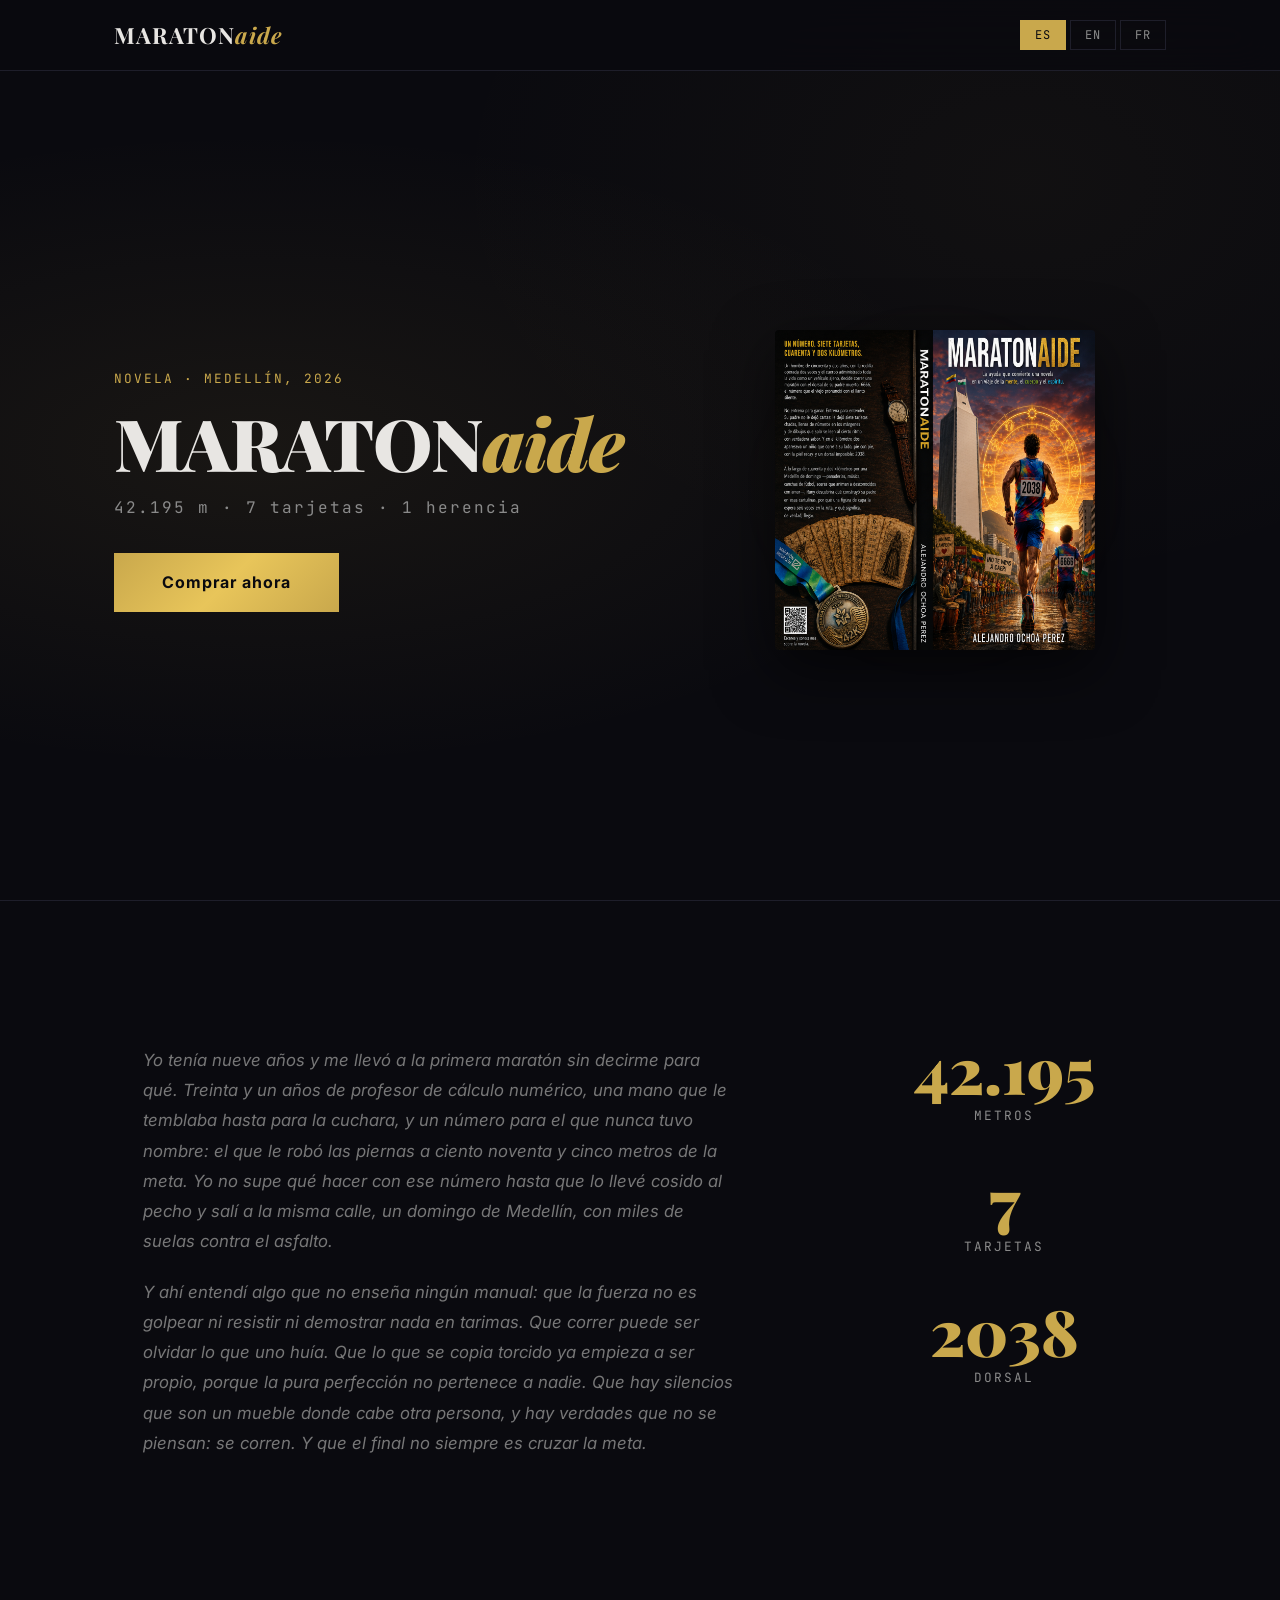
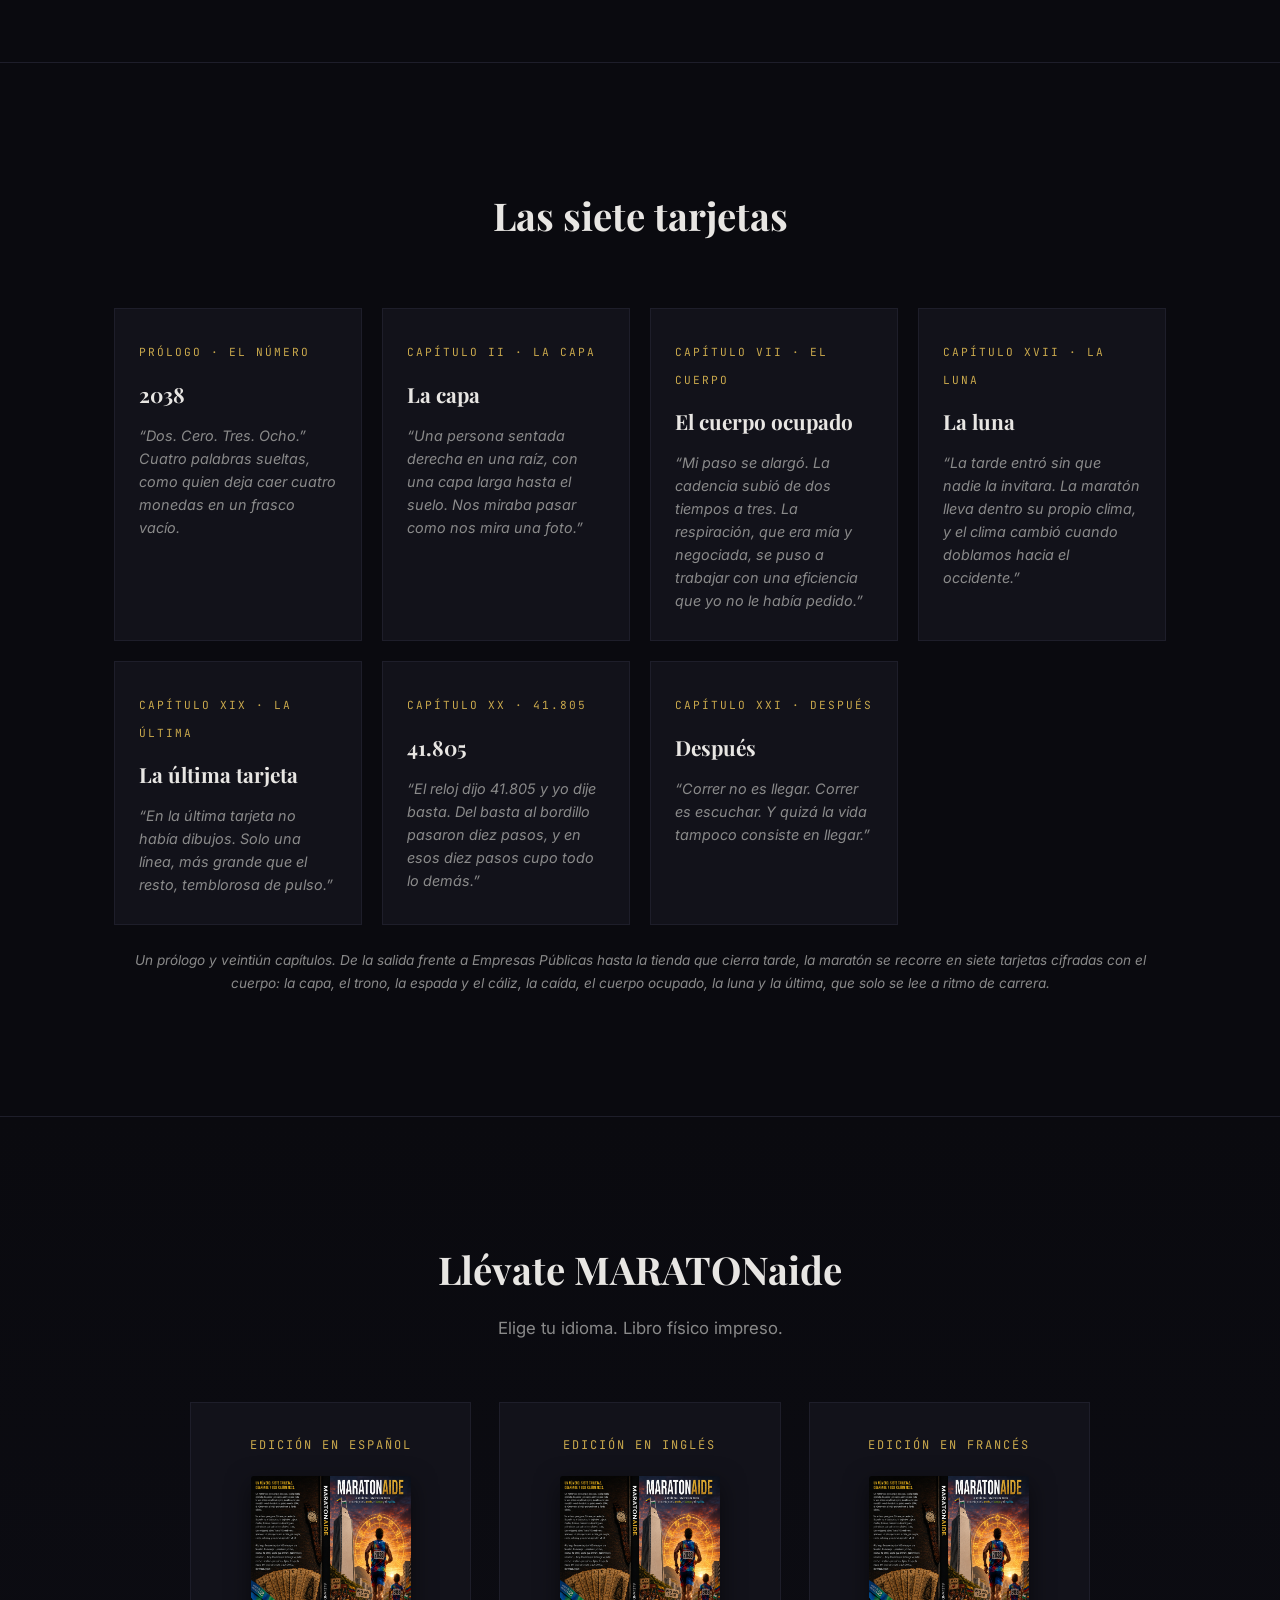
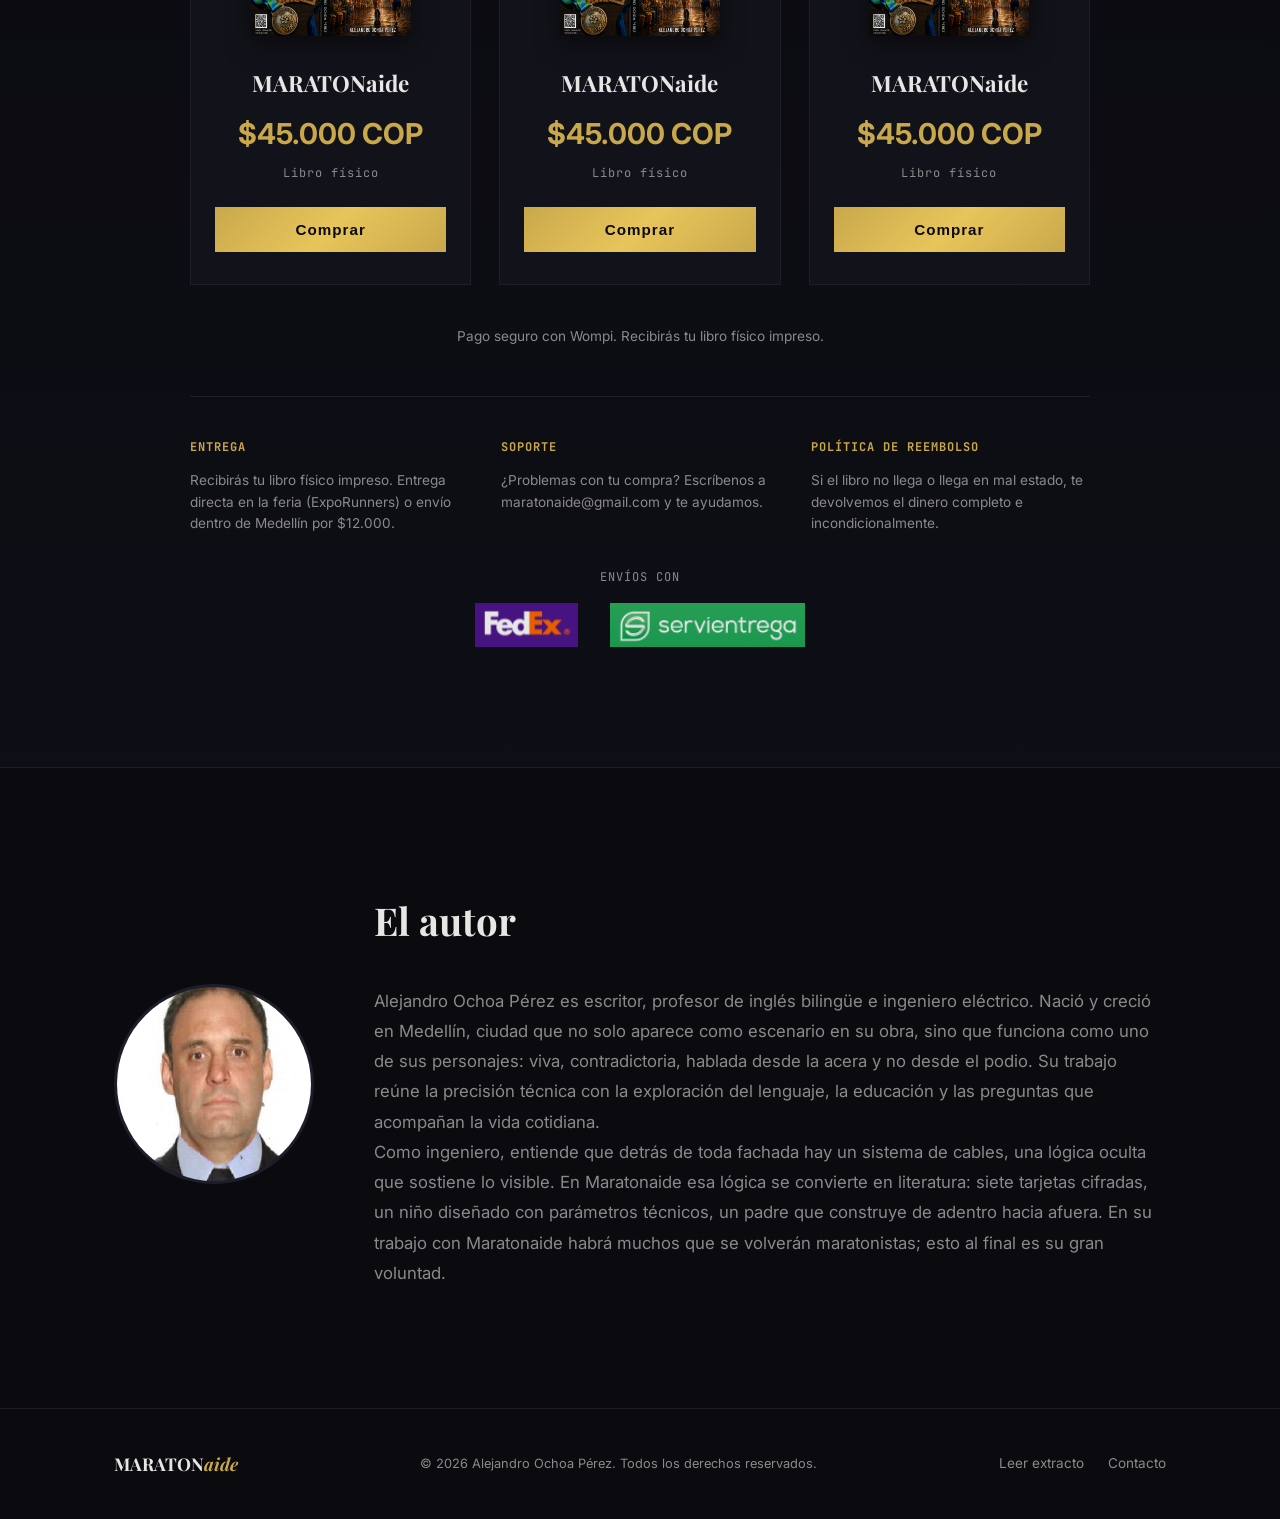
<file: index.html>
<!DOCTYPE html>
<html lang="es">
<head>
    <meta charset="UTF-8">
    <meta name="viewport" content="width=device-width, initial-scale=1.0">
    <title data-es="MARATONaide — Novela" data-en="MARATONaide — A novel" data-fr="MARATONaide — Un roman">MARATONaide — Novela</title>
    <meta name="description" content="42.195 m · 7 tarjetas · 1 herencia. Un hijo descifra las tarjetas de su padre corriendo la maratón de Medellín. Compra MARATONaide en español, inglés o francés." data-es="42.195 m · 7 tarjetas · 1 herencia. Un hijo descifra las tarjetas de su padre corriendo la maratón de Medellín. Compra MARATONaide en español, inglés o francés." data-en="42.195 m · 7 cards · 1 inheritance. A son decodes his father's cards by running the Medellín marathon. Buy MARATONaide in Spanish, English, or French." data-fr="42,195 m · 7 cartes · 1 héritage. Un fils déchiffre les cartes de son père en courant le marathon de Medellín. Achetez MARATONaide en espagnol, anglais ou français.">
    <meta property="og:title" content="MARATONaide — Novela" data-es="MARATONaide — Novela" data-en="MARATONaide — A novel" data-fr="MARATONaide — Un roman">
    <meta property="og:description" content="42.195 m · 7 tarjetas · 1 herencia. Un corazón que late detrás de cada kilómetro." data-es="42.195 m · 7 tarjetas · 1 herencia. Un corazón que late detrás de cada kilómetro." data-en="42.195 m · 7 cards · 1 inheritance. A heart beating behind every kilometer." data-fr="42,195 m · 7 cartes · 1 héritage. Un cœur qui bat derrière chaque kilomètre.">
    <meta property="og:image" content="https://alejandro8aperez.github.io/Maratonaide-shop/cover.png">
    <meta property="og:type" content="website">
    <meta name="twitter:card" content="summary_large_image">
    <link rel="icon" type="image/png" href="cover.png">
    <link rel="preconnect" href="https://fonts.googleapis.com">
    <link rel="preconnect" href="https://fonts.gstatic.com" crossorigin>
    <link href="https://fonts.googleapis.com/css2?family=Playfair+Display:ital,wght@0,400;0,700;0,900;1,400&family=Inter:wght@300;400;500;600;700&family=JetBrains+Mono:wght@400;500&display=swap" rel="stylesheet">
    <link rel="stylesheet" href="css/style.css">
</head>
<body>

    <!-- NAVBAR -->
    <nav class="nav">
        <div class="nav-inner">
            <a href="#" class="nav-logo">MARATON<span>aide</span></a>
            <div class="nav-lang">
                <button class="lang-btn active" data-lang="es">ES</button>
                <button class="lang-btn" data-lang="en">EN</button>
                <button class="lang-btn" data-lang="fr">FR</button>
            </div>
        </div>
    </nav>

    <!-- HERO -->
    <section class="hero">
        <div class="hero-bg"></div>
        <div class="hero-content">
            <div class="hero-text">
                <p class="hero-tagline" data-es="Novela · Medellín, 2026" data-en="A novel · Medellín, 2026" data-fr="Un roman · Medellín, 2026">Novela · Medellín, 2026</p>
                <h1 class="hero-title">MARATON<span>aide</span></h1>
                <p class="hero-subtitle" data-es="42.195 m · 7 tarjetas · 1 herencia" data-en="42.195 m · 7 cards · 1 inheritance" data-fr="42,195 m · 7 cartes · 1 héritage">42.195 m · 7 tarjetas · 1 herencia</p>
                
                <a href="#comprar" class="hero-cta" data-es="Comprar ahora" data-en="Buy now" data-fr="Acheter maintenant">Comprar ahora</a>
            </div>
            <div class="hero-cover">
                <img src="cover.png" alt="MARATONaide — Portada" class="cover-img">
                <div class="cover-glow"></div>
            </div>
        </div>
    </section>

    <!-- ABOUT -->
    <section class="about" id="about">
        <div class="container">
            <div class="about-grid">
                <div class="about-text">
            <div class="extract" style="border-left:3px solid var(--gold);padding:1.5rem 1.5rem 1.5rem 1.8rem;margin-bottom:2.5rem;font-style:italic;opacity:0.85;line-height:1.7;">
                <p data-es="Yo tenía nueve años y me llevó a la primera maratón sin decirme para qué. Treinta y un años de profesor de cálculo numérico, una mano que le temblaba hasta para la cuchara, y un número para el que nunca tuvo nombre: el que le robó las piernas a ciento noventa y cinco metros de la meta. Yo no supe qué hacer con ese número hasta que lo llevé cosido al pecho y salí a la misma calle, un domingo de Medellín, con miles de suelas contra el asfalto." data-en="I was nine years old, and he took me to my first marathon without telling me why. Thirty-one years as a numerical calculus professor, a hand that trembled even for the spoon, and a number he never had a name for: the one that stole his legs at one hundred and ninety-five meters from the finish line. I didn’t know what to do with that number until I wore it stitched to my chest and went out to the same street, on a Sunday in Medellín, with thousands of soles against the asphalt." data-fr="J’avais neuf ans et il m’a emmenée à mon premier marathon sans me dire pourquoi. Trente et un ans de professeur de calcul numérique, une main qui tremblait même pour la cuillère, et un numéro pour lequel il n’a jamais eu de nom : celui qui lui a volé les jambes à cent quatre-vingt-quinze mètres de l’arrivée. Je ne savais pas quoi faire de ce numéro jusqu’à ce que je le porte cousu sur la poche et sorte dans la même rue, un dimanche à Medellín, avec des milliers de semelles contre l’asphalte.">Yo tenía nueve años y me llevó a la primera maratón sin decirme para qué. Treinta y un años de profesor de cálculo numérico, una mano que le temblaba hasta para la cuchara, y un número para el que nunca tuvo nombre: el que le robó las piernas a ciento noventa y cinco metros de la meta. Yo no supe qué hacer con ese número hasta que lo llevé cosido al pecho y salí a la misma calle, un domingo de Medellín, con miles de suelas contra el asfalto.</p>
                <p data-es="Y ahí entendí algo que no enseña ningún manual: que la fuerza no es golpear ni resistir ni demostrar nada en tarimas. Que correr puede ser olvidar lo que uno huía. Que lo que se copia torcido ya empieza a ser propio, porque la pura perfección no pertenece a nadie. Que hay silencios que son un mueble donde cabe otra persona, y hay verdades que no se piensan: se corren. Y que el final no siempre es cruzar la meta." data-en="And there I understood something no manual teaches: that strength is not to strike, or resist, or prove anything on stages. That running can be forgetting what you were fleeing. That what you copy crooked already begins to be yours, because perfect belonging belongs to no one. That there are silences that are a piece of furniture where another person fits, and there are truths you don’t think: you run them. And that the finish is not always crossing the tape." data-fr="Et là j’ai compris quelque chose qu’aucun manuel n’enseigne : que la force n’est pas frapper, ni résister, ni prouver quoi que ce soit sur les tréteaux. Que courir peut être oublier ce qu’on fuyait. Que ce qu’on copie de travers commence déjà à nous appartenir, car la pure perfection n’appartient à personne. Il y a des silences qui sont un meuble où une autre personne tient, et il y a des vérités qu’on ne pense pas : on les court. Et que l’arrivée n’est pas toujours franchir le ruban." style="margin-top:1rem;">Y ahí entendí algo que no enseña ningún manual: que la fuerza no es golpear ni resistir ni demostrar nada en tarimas. Que correr puede ser olvidar lo que uno huía. Que lo que se copia torcido ya empieza a ser propio, porque la pura perfección no pertenece a nadie. Que hay silencios que son un mueble donde cabe otra persona, y hay verdades que no se piensan: se corren. Y que el final no siempre es cruzar la meta.</p>
            </div>

                    
                    
                </div>
                <div class="about-stats">
                    <div class="stat">
                        <span class="stat-num">42.195</span>
                        <span class="stat-label" data-es="metros" data-en="meters" data-fr="mètres">metros</span>
                    </div>
                    <div class="stat">
                        <span class="stat-num">7</span>
                        <span class="stat-label" data-es="tarjetas" data-en="cards" data-fr="cartes">tarjetas</span>
                    </div>
                    <div class="stat">
                        <span class="stat-num">2038</span>
                        <span class="stat-label" data-es="dorsal" data-en="bib" data-fr="dossard">dorsal</span>
                    </div>
                </div>
            </div>
        </div>
    </section>

    <!-- LAS TARJETAS -->
    <section class="philosophers">
        <div class="container">
            <h2 class="section-title" data-es="Las siete tarjetas" data-en="The seven cards" data-fr="Les sept cartes">Las siete tarjetas</h2>
            <div class="phil-grid">
                <div class="phil-card">
                    <span class="phil-km" data-es="Prólogo · el número" data-en="Prologue · the number" data-fr="Prologue · le numéro">Prólogo · el número</span>
                    <h3 data-es="2038" data-en="2038" data-fr="2038">2038</h3>
                    <p class="phil-quote" data-es="&ldquo;Dos. Cero. Tres. Ocho.&rdquo; Cuatro palabras sueltas, como quien deja caer cuatro monedas en un frasco vacío." data-en="&ldquo;Two. Zero. Three. Eight.&rdquo; Four loose words, like dropping four coins into an empty jar." data-fr="&ldquo;Deux. Zéro. Trois. Huit.&rdquo; Quatre mots détachés, comme quatre pièces tombant dans un bocal vide.">&ldquo;Dos. Cero. Tres. Ocho.&rdquo; Cuatro palabras sueltas, como quien deja caer cuatro monedas en un frasco vacío.</p>
                </div>
                <div class="phil-card">
                    <span class="phil-km" data-es="Capítulo II · la capa" data-en="Chapter II · the cape" data-fr="Chapitre II · la cape">Capítulo II · la capa</span>
                    <h3 data-es="La capa" data-en="The cape" data-fr="La cape">La capa</h3>
                    <p class="phil-quote" data-es="&ldquo;Una persona sentada derecha en una raíz, con una capa larga hasta el suelo. Nos miraba pasar como nos mira una foto.&rdquo;" data-en="&ldquo;A person sitting upright on a root, a cape reaching the ground. They watched us pass as a photograph watches us.&rdquo;" data-fr="&ldquo;Une personne assise bien droite sur une racine, une cape traînant jusqu'au sol. Elle nous regardait passer comme une photo nous regarde.&rdquo;">&ldquo;Una persona sentada derecha en una raíz, con una capa larga hasta el suelo. Nos miraba pasar como nos mira una foto.&rdquo;</p>
                </div>
                <div class="phil-card">
                    <span class="phil-km" data-es="Capítulo VII · el cuerpo" data-en="Chapter VII · the body" data-fr="Chapitre VII · le corps">Capítulo VII · el cuerpo</span>
                    <h3 data-es="El cuerpo ocupado" data-en="The occupied body" data-fr="Le corps occupé">El cuerpo ocupado</h3>
                    <p class="phil-quote" data-es="&ldquo;Mi paso se alargó. La cadencia subió de dos tiempos a tres. La respiración, que era mía y negociada, se puso a trabajar con una eficiencia que yo no le había pedido.&rdquo;" data-en="&ldquo;My stride lengthened. The cadence rose from two beats to three. My breathing, mine and negotiated, started working with an efficiency I had never asked of it.&rdquo;" data-fr="&ldquo;Ma foulée s'allongea. La cadence passa de deux à trois temps. Ma respiration, mienne et négociée, se mit à travailler avec une efficacité que je ne lui avais jamais demandée.&rdquo;">&ldquo;Mi paso se alargó. La cadencia subió de dos tiempos a tres. La respiración, que era mía y negociada, se puso a trabajar con una eficiencia que yo no le había pedido.&rdquo;</p>
                </div>
                <div class="phil-card">
                    <span class="phil-km" data-es="Capítulo XVII · la luna" data-en="Chapter XVII · the moon" data-fr="Chapitre XVII · la lune">Capítulo XVII · la luna</span>
                    <h3 data-es="La luna" data-en="The moon" data-fr="La lune">La luna</h3>
                    <p class="phil-quote" data-es="&ldquo;La tarde entró sin que nadie la invitara. La maratón lleva dentro su propio clima, y el clima cambió cuando doblamos hacia el occidente.&rdquo;" data-en="&ldquo;The afternoon came in uninvited. The marathon carries its own weather, and the weather changed as we turned west.&rdquo;" data-fr="&ldquo;L'après-midi entra sans que personne ne l'invite. Le marathon porte son propre climat, et le climat changea quand nous avons tourné vers l'ouest.&rdquo;">&ldquo;La tarde entró sin que nadie la invitara. La maratón lleva dentro su propio clima, y el clima cambió cuando doblamos hacia el occidente.&rdquo;</p>
                </div>
                <div class="phil-card">
                    <span class="phil-km" data-es="Capítulo XIX · la última" data-en="Chapter XIX · the last one" data-fr="Chapitre XIX · la dernière">Capítulo XIX · la última</span>
                    <h3 data-es="La última tarjeta" data-en="The last card" data-fr="La dernière carte">La última tarjeta</h3>
                    <p class="phil-quote" data-es="&ldquo;En la última tarjeta no había dibujos. Solo una línea, más grande que el resto, temblorosa de pulso.&rdquo;" data-en="&ldquo;The last card had no drawings. Only a line, larger than the rest, trembling with pulse.&rdquo;" data-fr="&ldquo;La dernière carte ne portait aucun dessin. Seulement une ligne, plus grande que les autres, tremblante de pouls.&rdquo;">&ldquo;En la última tarjeta no había dibujos. Solo una línea, más grande que el resto, temblorosa de pulso.&rdquo;</p>
                </div>
                <div class="phil-card">
                    <span class="phil-km" data-es="Capítulo XX · 41.805" data-en="Chapter XX · 41.805" data-fr="Chapitre XX · 41,805">Capítulo XX · 41.805</span>
                    <h3 data-es="41.805" data-en="41.805" data-fr="41 805">41.805</h3>
                    <p class="phil-quote" data-es="&ldquo;El reloj dijo 41.805 y yo dije basta. Del basta al bordillo pasaron diez pasos, y en esos diez pasos cupo todo lo demás.&rdquo;" data-en="&ldquo;The clock said 41.805 and I said enough. From that enough to the curb took ten steps, and in those ten steps everything else fit.&rdquo;" data-fr="&ldquo;La montre dit 41 805 et je dis ça suffit. Du suffit au trottoir, dix pas, et dans ces dix pas tiendrait tout le reste.&rdquo;">&ldquo;El reloj dijo 41.805 y yo dije basta. Del basta al bordillo pasaron diez pasos, y en esos diez pasos cupo todo lo demás.&rdquo;</p>
                </div>
                <div class="phil-card">
                    <span class="phil-km" data-es="Capítulo XXI · después" data-en="Chapter XXI · after" data-fr="Chapitre XXI · après">Capítulo XXI · después</span>
                    <h3 data-es="Después" data-en="After" data-fr="Après">Después</h3>
                    <p class="phil-quote" data-es="&ldquo;Correr no es llegar. Correr es escuchar. Y quizá la vida tampoco consiste en llegar.&rdquo;" data-en="&ldquo;Running is not arriving. Running is listening. And perhaps life is not about arriving either.&rdquo;" data-fr="&ldquo;Courir n'est pas arriver. Courir, c'est écouter. Et peut-être la vie non plus ne consiste-t-elle pas à arriver.&rdquo;">&ldquo;Correr no es llegar. Correr es escuchar. Y quizá la vida tampoco consiste en llegar.&rdquo;</p>
                </div>
            </div>
            <p class="phil-more" data-es="Un prólogo y veintiún capítulos. De la salida frente a Empresas Públicas hasta la tienda que cierra tarde, la maratón se recorre en siete tarjetas cifradas con el cuerpo: la capa, el trono, la espada y el cáliz, la caída, el cuerpo ocupado, la luna y la última, que solo se lee a ritmo de carrera." data-en="A prologue and twenty-one chapters. From the start in front of Empresas Públicas to the shop that closes late, the marathon unfolds in seven cards encoded with the body: the cape, the throne, the sword and the chalice, the fall, the occupied body, the moon, and the last one, readable only at running pace." data-fr="Un prologue et vingt-et-un chapitres. Du départ devant Empresas Públicas jusqu'à la boutique qui ferme tard, le marathon se déroule en sept cartes chiffrées avec le corps : la cape, le trône, l'épée et le calice, la chute, le corps occupé, la lune et la dernière, lisible seulement au rythme de la course.">Un prólogo y veintiún capítulos. De la salida frente a Empresas Públicas hasta la tienda que cierra tarde, la maratón se recorre en siete tarjetas cifradas con el cuerpo: la capa, el trono, la espada y el cáliz, la caída, el cuerpo ocupado, la luna y la última, que solo se lee a ritmo de carrera.</p>
        </div>
    </section>

    <!-- BUY -->
    <section class="buy" id="comprar">
        <div class="container">
            <h2 class="section-title" data-es="Llévate MARATONaide" data-en="Take MARATONaide home" data-fr="Emportez MARATONaide">Llévate MARATONaide</h2>
            <p class="buy-subtitle" data-es="Elige tu idioma. Libro físico impreso." data-en="Choose your language. Physical printed book." data-fr="Choisissez votre langue. Livre physique imprimé.">Elige tu idioma. Libro físico impreso.</p>

            <div class="buy-cards">
                <!-- Spanish -->
                <div class="buy-card">
                    <div class="buy-card-lang" data-es="Edición en español" data-en="Spanish edition" data-fr="Édition espagnole">Edición en español</div>
                    <div class="buy-card-cover">
                        <img src="cover.png" alt="MARATONaide — Español">
                    </div>
                    <h3>MARATONaide</h3>
                    <p class="buy-card-price" data-es="$45.000 COP" data-en="Price at Wompi" data-fr="Prix sur Wompi">$45.000 COP</p>
                    <p class="buy-card-format" data-es="Libro físico" data-en="Physical book" data-fr="Livre physique">Libro físico</p>
                    <button class="buy-btn" data-product="maratonaide-es" onclick="checkout('es')">
                        <span data-es="Comprar" data-en="Buy" data-fr="Acheter">Comprar</span>
                    </button>
                </div>

                <!-- English -->
                <div class="buy-card">
                    <div class="buy-card-lang" data-es="Edición en inglés" data-en="English edition" data-fr="Édition anglaise">Edición en inglés</div>
                    <div class="buy-card-cover">
                        <img src="cover.png" alt="MARATONaide — English">
                    </div>
                    <h3>MARATONaide</h3>
                    <p class="buy-card-price" data-es="$45.000 COP" data-en="$45.000 COP" data-fr="$45.000 COP">$45.000 COP</p>
                    <p class="buy-card-format" data-es="Libro físico" data-en="Physical book" data-fr="Livre physique">Libro físico</p>
                    <button class="buy-btn" data-product="maratonaide-en" onclick="checkout('en')">
                        <span data-es="Comprar" data-en="Buy" data-fr="Acheter">Comprar</span>
                    </button>
                </div>

                <!-- French -->
                <div class="buy-card">
                    <div class="buy-card-lang" data-es="Edición en francés" data-en="French edition" data-fr="Édition française">Edición en francés</div>
                    <div class="buy-card-cover">
                        <img src="cover.png" alt="MARATONaide — Français">
                    </div>
                    <h3>MARATONaide</h3>
                    <p class="buy-card-price" data-es="$45.000 COP" data-en="$45.000 COP" data-fr="$45.000 COP">$45.000 COP</p>
                    <p class="buy-card-format" data-es="Libro físico" data-en="Physical book" data-fr="Livre physique">Libro físico</p>
                    <button class="buy-btn" data-product="maratonaide-fr" onclick="checkout('fr')">
                        <span data-es="Comprar" data-en="Buy" data-fr="Acheter">Comprar</span>
                    </button>
                </div>
            </div>

            <p class="buy-note" data-es="Pago seguro con Wompi. Recibirás tu libro físico impreso." data-en="Secure payment with Wompi. You will receive your printed physical book." data-fr="Paiement sécurisé avec Wompi. Vous recevrez votre livre physique imprimé.">Pago seguro con Wompi. Recibirás tu libro físico impreso.</p>

            <div class="delivery-info">
                <div class="delivery-item">
                    <h4 data-es="Entrega" data-en="Delivery" data-fr="Livraison">Entrega</h4>
                    <p data-es="Recibirás tu libro físico impreso. Entrega directa en la feria (ExpoRunners) o envío dentro de Medellín por $12.000." data-en="You will receive your printed physical book. Direct delivery at the fair (ExpoRunners) or shipping within Medellín for $12,000." data-fr="Vous recevrez votre livre physique imprimé. Remise directe à la foire (ExpoRunners) ou expédition à Medellín pour 12 000 $.">Recibirás tu libro físico impreso. Entrega directa en la feria (ExpoRunners) o envío dentro de Medellín por $12.000.</p>
                </div>
                <div class="delivery-item">
                    <h4 data-es="Soporte" data-en="Support" data-fr="Support">Soporte</h4>
                    <p data-es="¿Problemas con tu compra? Escríbenos a maratonaide@gmail.com y te ayudamos." data-en="Problems with your purchase? Write to us at maratonaide@gmail.com and we'll help." data-fr="Problème avec votre achat ? Écrivez-nous à maratonaide@gmail.com et nous vous aiderons.">¿Problemas con tu compra? Escríbenos a maratonaide@gmail.com y te ayudamos.</p>
                </div>
                <div class="delivery-item">
                    <h4 data-es="Política de reembolso" data-en="Refund policy" data-fr="Politique de remboursement">Política de reembolso</h4>
                    <p data-es="Si el libro no llega o llega en mal estado, te devolvemos el dinero completo e incondicionalmente." data-en="If the book does not arrive or arrives damaged, we will refund your money in full and unconditionally." data-fr="Si le livre n’arrive pas ou arrive endommagé, nous vous rembourserons intégralement et sans condition.">Si el libro no llega o llega en mal estado, te devolvemos el dinero completo e incondicionalmente.</p>
                </div>
            </div>

            <p class="shipping-title" data-es="Envíos con" data-en="Delivered by" data-fr="Livraison par">Envíos con</p>
            <div class="shipping-logos">
                <img class="shipping-logo" src="img/logo_fedex.png" alt="FedEx" loading="lazy">
                <img class="shipping-logo" src="img/logo_servientrega.png" alt="Servientrega" loading="lazy">
            </div>
        </div>
    </section>

    <!-- AUTHOR -->
    <section class="author">
        <div class="container">
            <div class="author-grid">
                <div class="author-img">
                    <img src="author.png" alt="Alejandro Ochoa Pérez">
                </div>
                <div class="author-text">
                    <h2 class="section-title" data-es="El autor" data-en="The author" data-fr="L'auteur">El autor</h2>
                    <p data-es="Alejandro Ochoa Pérez es escritor, profesor de inglés bilingüe e ingeniero eléctrico. Nació y creció en Medellín, ciudad que no solo aparece como escenario en su obra, sino que funciona como uno de sus personajes: viva, contradictoria, hablada desde la acera y no desde el podio. Su trabajo reúne la precisión técnica con la exploración del lenguaje, la educación y las preguntas que acompañan la vida cotidiana." data-en="Alejandro Ochoa Pérez is a writer, a bilingual English teacher, and an electrical engineer. He was born and raised in Medellín, a city that is not just the setting of his work but functions as one of its characters: alive, contradictory, spoken from the sidewalk rather than the podium. His work brings together technical precision with an exploration of language, education, and the questions that accompany everyday life." data-fr="Alejandro Ochoa Pérez est écrivain, professeur d'anglais bilingue et ingénieur électricien. Il est né et a grandi à Medellín, une ville qui n'est pas seulement le décor de son œuvre mais fonctionne comme un de ses personnages : vivante, contradictoire, parlée depuis le trottoir et non depuis l'estrade. Son travail réunit la précision technique et l'exploration du langage, de l'éducation et des questions qui accompagnent la vie quotidienne.">Alejandro Ochoa Pérez es escritor, profesor de inglés bilingüe e ingeniero eléctrico. Nació y creció en Medellín, ciudad que no solo aparece como escenario en su obra, sino que funciona como uno de sus personajes: viva, contradictoria, hablada desde la acera y no desde el podio. Su trabajo reúne la precisión técnica con la exploración del lenguaje, la educación y las preguntas que acompañan la vida cotidiana.</p>
                    <p data-es="Como ingeniero, entiende que detrás de toda fachada hay un sistema de cables, una lógica oculta que sostiene lo visible. En Maratonaide esa lógica se convierte en literatura: siete tarjetas cifradas, un niño diseñado con parámetros técnicos, un padre que construye de adentro hacia afuera. En su trabajo con Maratonaide habrá muchos que se volverán maratonistas; esto al final es su gran voluntad." data-en="As an engineer, he understands that behind every façade lies a system of wires, a hidden logic holding the visible together. In Maratonaide that logic becomes literature: seven encoded cards, a boy designed with technical parameters, a father who builds from the inside out. With his work on Maratonaide, many will become marathoners; that, in the end, is his great wish." data-fr="En tant qu'ingénieur, il comprend que derrière chaque façade se cache un système de câbles, une logique invisible qui soutient le visible. Dans Maratonaide, cette logique devient littérature : sept cartes chiffrées, un enfant conçu avec des paramètres techniques, un père qui construit de l'intérieur vers l'extérieur. Au fil de son travail sur Maratonaide, beaucoup deviendront des marathoniens ; c'est là, au final, sa grande volonté.">Como ingeniero, entiende que detrás de toda fachada hay un sistema de cables, una lógica oculta que sostiene lo visible. En Maratonaide esa lógica se convierte en literatura: siete tarjetas cifradas, un niño diseñado con parámetros técnicos, un padre que construye de adentro hacia afuera. En su trabajo con Maratonaide habrá muchos que se volverán maratonistas; esto al final es su gran voluntad.</p>
                </div>
            </div>
        </div>
    </section>

    <!-- FOOTER -->
    <footer class="footer">
        <div class="container">
            <div class="footer-inner">
                <p class="footer-logo">MARATON<span>aide</span></p>
                <p class="footer-copy" data-es="&copy; 2026 Alejandro Ochoa Pérez. Todos los derechos reservados." data-en="&copy; 2026 Alejandro Ochoa Pérez. All rights reserved." data-fr="&copy; 2026 Alejandro Ochoa Pérez. Tous droits réservés.">&copy; 2026 Alejandro Ochoa Pérez. Todos los derechos reservados.</p>
                <div class="footer-links">
                    <a href="prologo.html" data-es="Leer extracto" data-en="Read excerpt" data-fr="Lire un extrait">Leer extracto</a>
                    <a href="mailto:maratonaide@gmail.com" data-es="Contacto" data-en="Contact" data-fr="Contact">Contacto</a>
                </div>
            </div>
        </div>
    </footer>

    <!-- ORDER MODAL -->
    <div id="order-modal" class="modal" style="display:none;" role="dialog" aria-modal="true" aria-labelledby="order-modal-title">
        <div class="modal-overlay" onclick="closeModal()"></div>
        <div class="modal-content">
            <button class="modal-close" type="button" aria-label="Cerrar" data-aria-label-es="Cerrar" data-aria-label-en="Close" data-aria-label-fr="Fermer" onclick="closeModal()">&times;</button>
            <h3 id="order-modal-title" class="modal-title" data-es="Completar pedido" data-en="Complete order" data-fr="Finaliser la commande">Completar pedido</h3>
            <p class="modal-subtitle" data-es="Indica a qué correo enviaremos tu libro físico cuando Wompi confirme el pago." data-en="Tell us where to send your physical book once Wompi confirms payment." data-fr="Indiquez où envoyer votre livre physique une fois le paiement confirmé par Wompi.">Indica a qué correo enviaremos tu libro físico cuando Wompi confirme el pago.</p>

            <form id="order-form" onsubmit="submitOrder(event)">
                <input type="hidden" id="order-lang" value="es">
                <input type="hidden" id="order-product" value="">

                <div class="form-group">
                    <label for="order-name" data-es="Nombre completo" data-en="Full name" data-fr="Nom complet">Nombre completo</label>
                    <input type="text" id="order-name" required autocomplete="name" placeholder="Tu nombre" data-placeholder-es="Tu nombre" data-placeholder-en="Your name" data-placeholder-fr="Votre nom">
                </div>

                <div class="form-group">
                    <label for="order-email" data-es="Correo electrónico" data-en="Email" data-fr="E-mail">Correo electrónico</label>
                    <input type="email" id="order-email" required autocomplete="email" placeholder="tu@correo.com" data-placeholder-es="tu@correo.com" data-placeholder-en="you@email.com" data-placeholder-fr="vous@e-mail.com">
                </div>

                <div class="form-group">
                    <label for="order-phone" data-es="Teléfono" data-en="Phone" data-fr="Téléphone">Teléfono</label>
                    <input type="tel" id="order-phone" autocomplete="tel" placeholder="+57 300 123 4567" data-placeholder-es="+57 300 123 4567" data-placeholder-en="Optional" data-placeholder-fr="Facultatif">
                </div>

                <div class="form-group form-consent">
                    <label class="consent-label"><input type="checkbox" id="order-consent" required> <span data-es="Autorizo el uso de mis datos para gestionar este pedido." data-en="I authorize the use of my details to process this order." data-fr="J'autorise l'utilisation de mes données pour traiter cette commande.">Autorizo el uso de mis datos para gestionar este pedido.</span></label>
                </div>

                <div class="form-summary">
                    <span data-es="Total:" data-en="Total:" data-fr="Total :">Total:</span>
                    <span class="form-total" data-es="$45.000 COP" data-en="$45.000 COP" data-fr="$45.000 COP">$45.000 COP</span>
                </div>

                <button type="submit" class="buy-btn modal-submit">
                    <span data-es="Continuar al pago" data-en="Proceed to payment" data-fr="Procéder au paiement">Continuar al pago</span>
                </button>

                <p class="modal-note" data-es="Serás redirigido a Wompi para pagar con tarjeta, PSE o Nequi. No se realiza ningún cobro en esta página." data-en="You will be redirected to Wompi to pay by card, PSE or Nequi. No charge is made on this page." data-fr="Vous serez redirigé vers Wompi pour payer par carte, PSE ou Nequi. Aucun paiement n'est effectué sur cette page.">Serás redirigido a Wompi para pagar con tarjeta, PSE o Nequi. No se realiza ningún cobro en esta página.</p>
                <p id="form-status" class="form-status" role="alert" aria-live="polite"></p>
            </form>
        </div>
    </div>

    <script src="js/lang.js"></script>
    <script src="js/checkout.js"></script>
</body>
</html>
</file>
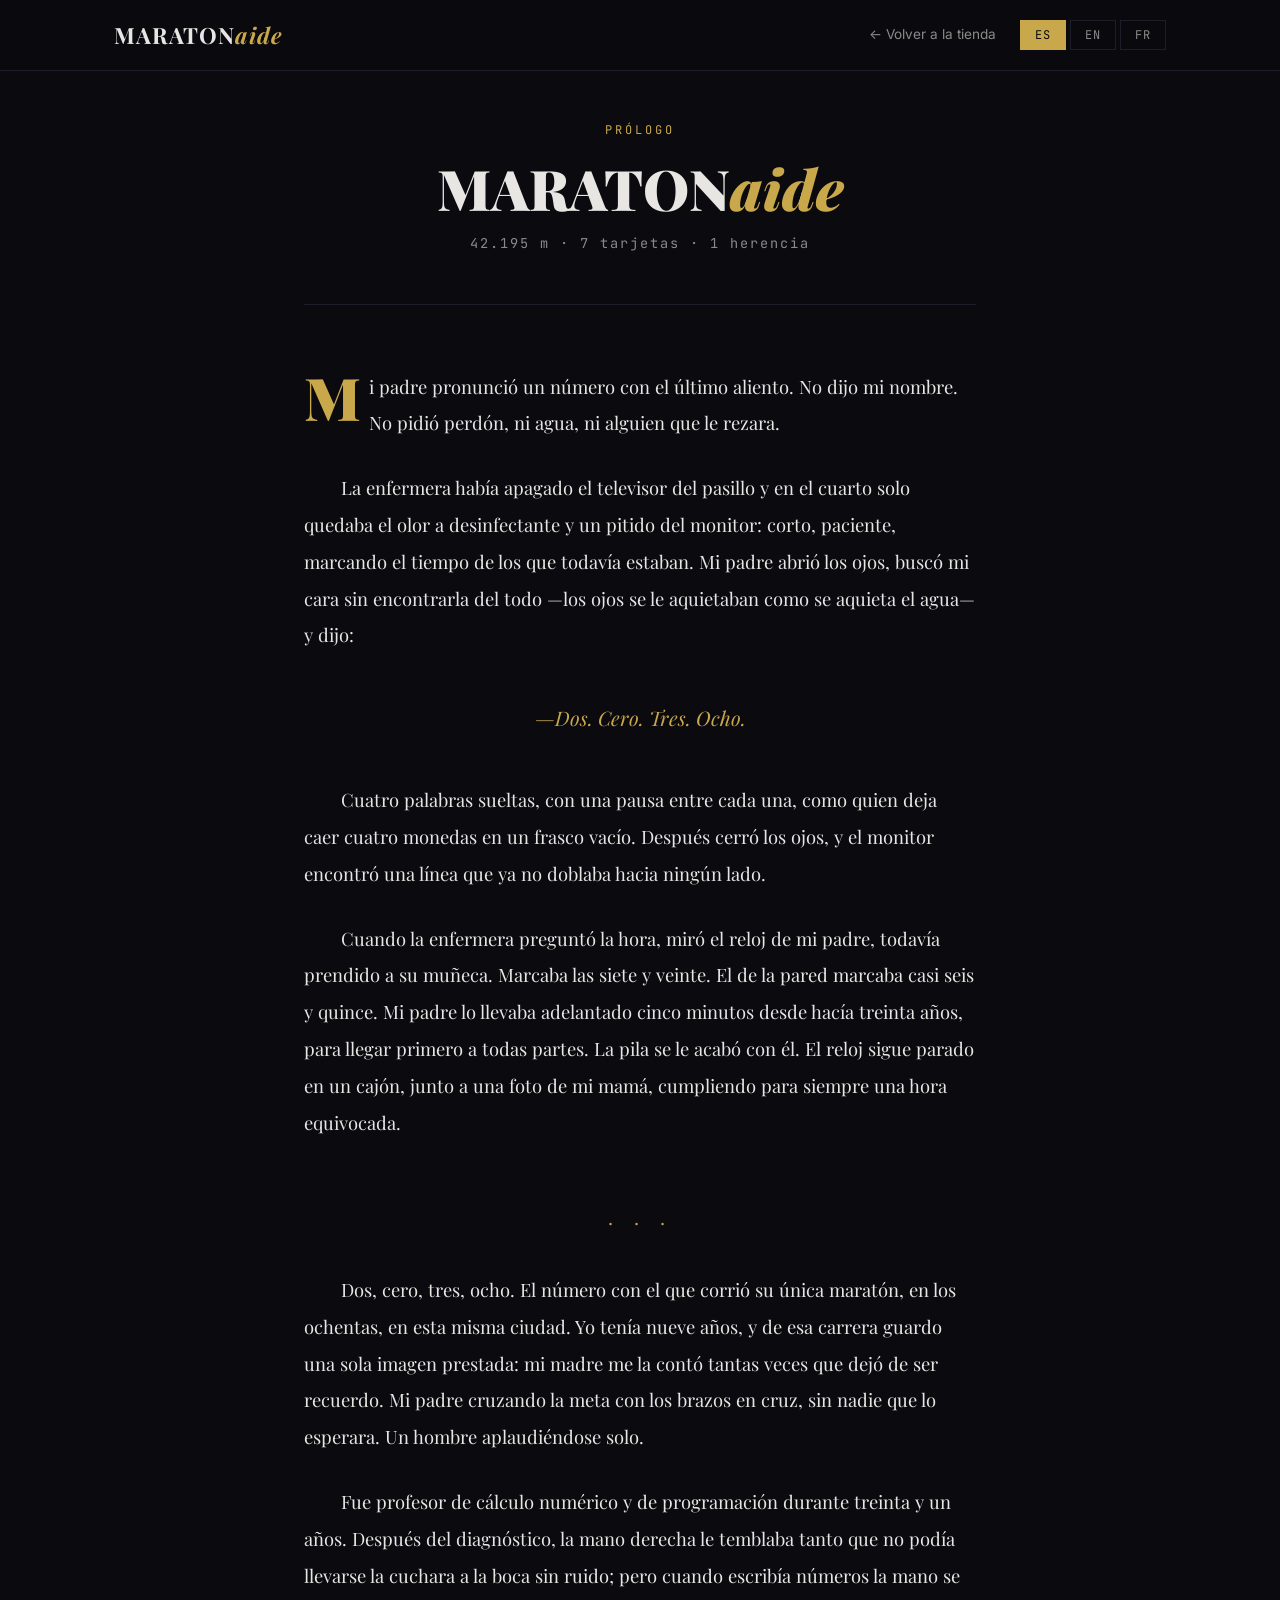
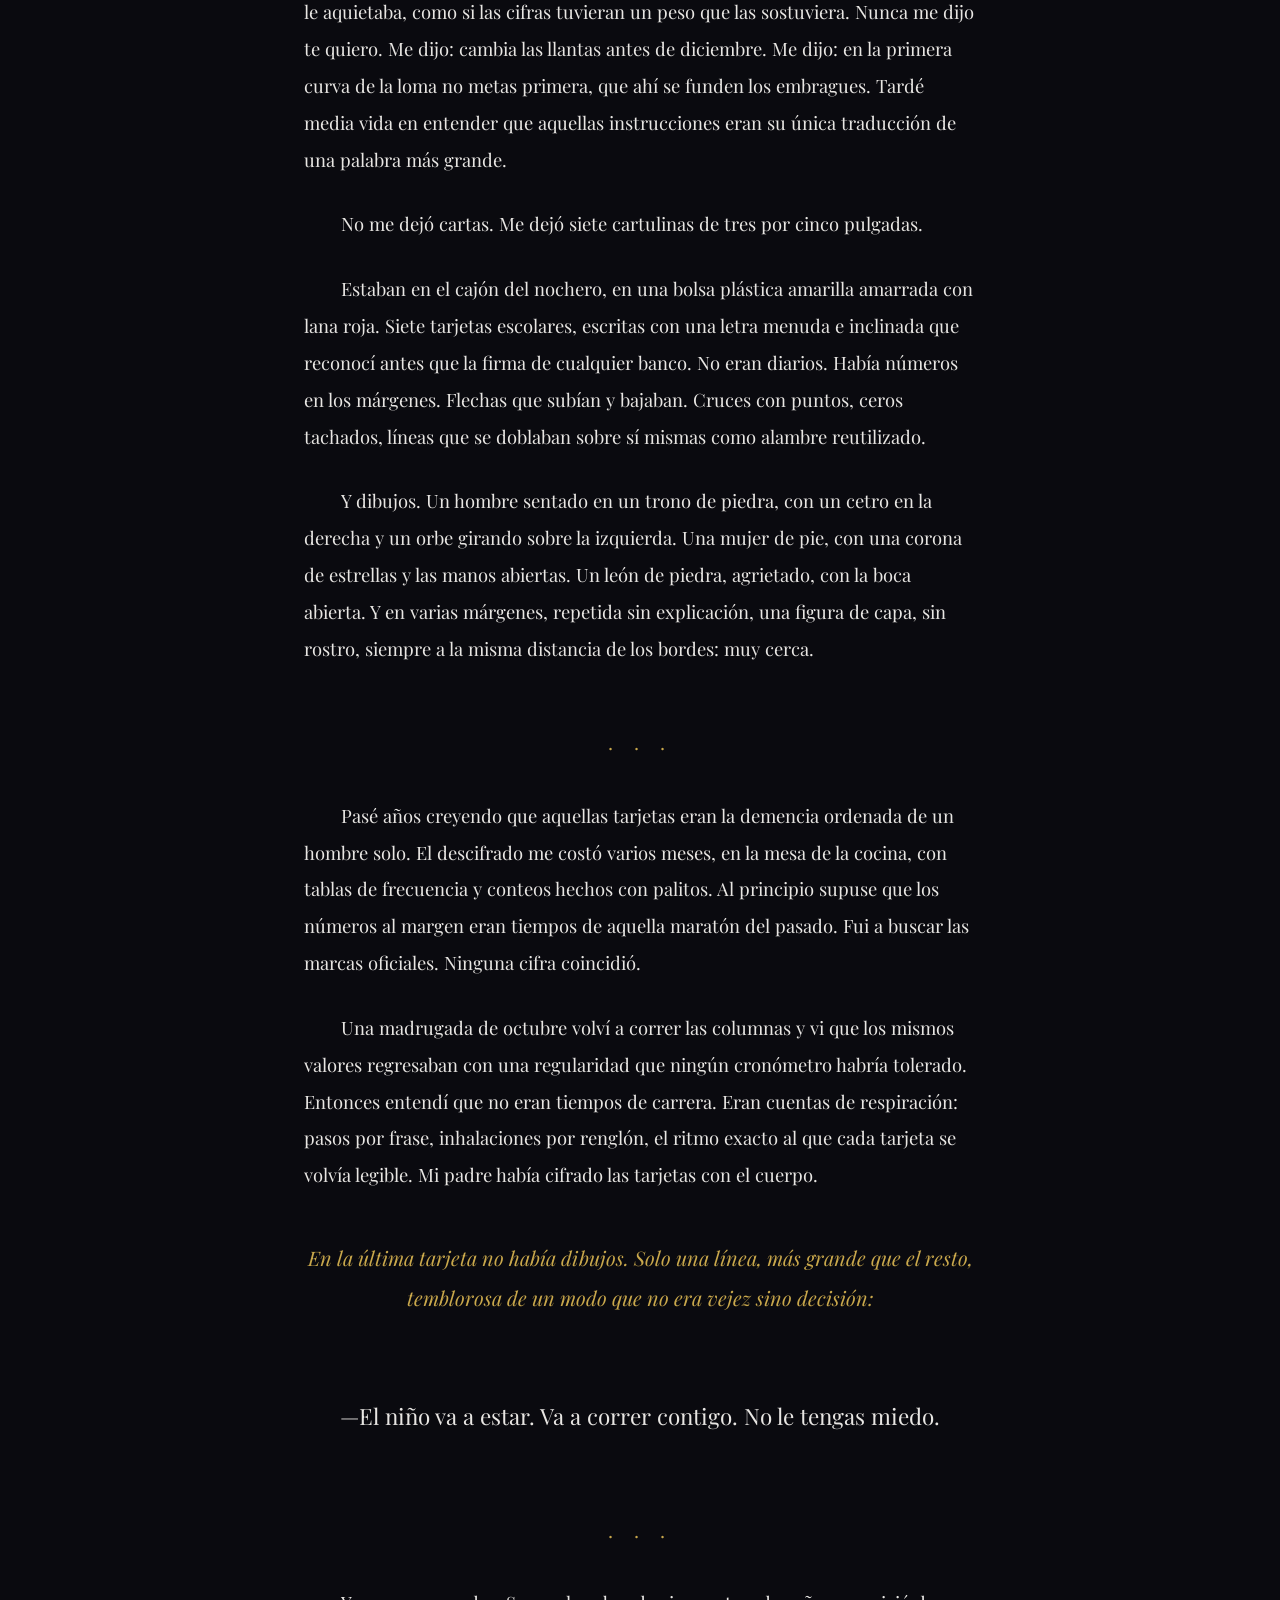
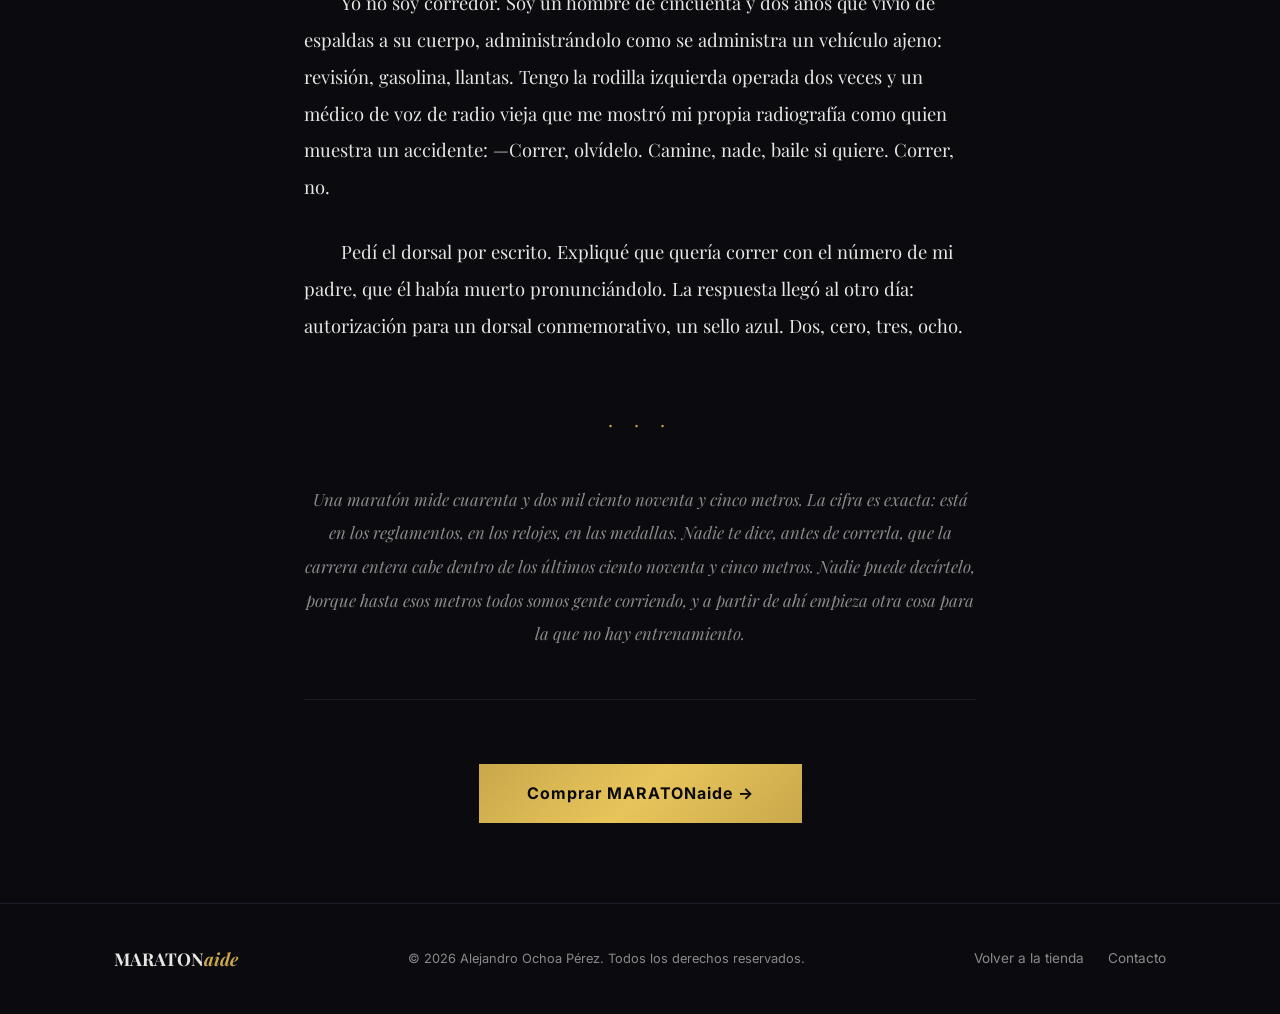
<file: prologo.html>
<!DOCTYPE html>
<html lang="es">
<head>
    <meta charset="UTF-8">
    <meta name="viewport" content="width=device-width, initial-scale=1.0">
    <title data-es="MARATONaide — Prólogo" data-en="MARATONaide — Prologue" data-fr="MARATONaide — Prologue">MARATONaide — Prólogo</title>
    <meta name="description" content="Prólogo de MARATONaide. 42.195 m · 7 tarjetas · 1 herencia. Un padre cifró siete tarjetas con el cuerpo; su hijo corre la maratón para descifrarlas." data-es="Prólogo de MARATONaide. 42.195 m · 7 tarjetas · 1 herencia. Un padre cifró siete tarjetas con el cuerpo; su hijo corre la maratón para descifrarlas." data-en="Prologue of MARATONaide. 42.195 m · 7 cards · 1 inheritance. A father encoded seven cards with his body; his son runs the marathon to decode them." data-fr="Prologue de MARATONaide. 42,195 m · 7 cartes · 1 héritage. Un père a chiffré sept cartes avec son corps ; son fils court le marathon pour les déchiffrer.">
    <meta property="og:title" content="MARATONaide — Prólogo" data-es="MARATONaide — Prólogo" data-en="MARATONaide — Prologue" data-fr="MARATONaide — Prologue">
    <meta property="og:description" content="42.195 m · 7 tarjetas · 1 herencia. Un corazón que late detrás de cada kilómetro." data-es="42.195 m · 7 tarjetas · 1 herencia. Un corazón que late detrás de cada kilómetro." data-en="42.195 m · 7 cards · 1 inheritance. A heart beating behind every kilometer." data-fr="42,195 m · 7 cartes · 1 héritage. Un cœur qui bat derrière chaque kilomètre.">
    <meta property="og:image" content="https://alejandro8aperez.github.io/Maratonaide-shop/cover.png">
    <meta property="og:type" content="website">
    <link rel="icon" type="image/png" href="cover.png">
    <link rel="preconnect" href="https://fonts.googleapis.com">
    <link rel="preconnect" href="https://fonts.gstatic.com" crossorigin>
    <link href="https://fonts.googleapis.com/css2?family=Playfair+Display:ital,wght@0,400;0,700;0,900;1,400&family=Inter:wght@300;400;500;600;700&family=JetBrains+Mono:wght@400;500&display=swap" rel="stylesheet">
    <link rel="stylesheet" href="css/style.css">
    <link rel="stylesheet" href="css/prologo.css">
</head>
<body>

    <!-- NAVBAR -->
    <nav class="nav">
        <div class="nav-inner">
            <a href="index.html" class="nav-logo">MARATON<span>aide</span></a>
            <div class="nav-right">
                <a href="index.html" class="nav-back" data-es="← Volver a la tienda" data-en="← Back to shop" data-fr="← Retour à la boutique">← Volver a la tienda</a>
                <div class="nav-lang">
                    <button class="lang-btn active" data-lang="es">ES</button>
                    <button class="lang-btn" data-lang="en">EN</button>
                    <button class="lang-btn" data-lang="fr">FR</button>
                </div>
            </div>
        </div>
    </nav>

    <!-- PROLOGUE -->
    <article class="prologue">
        <div class="prologue-header">
            <span class="prologue-tag" data-es="Prólogo" data-en="Prologue" data-fr="Prologue">Prólogo</span>
            <h1 class="prologue-title">MARATON<span>aide</span></h1>
            <p class="prologue-subtitle" data-es="42.195 m · 7 tarjetas · 1 herencia" data-en="42.195 m · 7 cards · 1 inheritance" data-fr="42,195 m · 7 cartes · 1 héritage">42.195 m · 7 tarjetas · 1 herencia</p>
        </div>

        <div class="prologue-body">

            <p data-es="Mi padre pronunció un número con el último aliento. No dijo mi nombre. No pidió perdón, ni agua, ni alguien que le rezara." data-en="My father uttered a number with his last breath. He did not say my name. He asked for no forgiveness, no water, no one to pray for him." data-fr="Mon père a prononcé un numéro avec son dernier souffle. Il n'a pas dit mon nom. Il n'a demandé ni pardon, ni eau, ni quelqu'un qui prie pour lui.">Mi padre pronunció un número con el último aliento. No dijo mi nombre. No pidió perdón, ni agua, ni alguien que le rezara.</p>

            <p data-es="La enfermera había apagado el televisor del pasillo y en el cuarto solo quedaba el olor a desinfectante y un pitido del monitor: corto, paciente, marcando el tiempo de los que todavía estaban. Mi padre abrió los ojos, buscó mi cara sin encontrarla del todo —los ojos se le aquietaban como se aquieta el agua— y dijo:" data-en="The nurse had turned off the hallway television, and in the room only the smell of disinfectant and the monitor's beep remained: short, patient, measuring the time of those still there. My father opened his eyes, looked for my face without quite finding it —his eyes were calming as water calms— and said:" data-fr="L'infirmière avait éteint la télévision du couloir, et il ne restait dans la chambre que l'odeur de désinfectant et le bip du moniteur : court, patient, comptant le temps de ceux qui étaient encore là. Mon père ouvrit les yeux, chercha mon visage sans tout à fait le trouver —ses yeux s'apaisaient comme l'eau s'apaise— et dit :">La enfermera había apagado el televisor del pasillo y en el cuarto solo quedaba el olor a desinfectante y un pitido del monitor: corto, paciente, marcando el tiempo de los que todavía estaban. Mi padre abrió los ojos, buscó mi cara sin encontrarla del todo —los ojos se le aquietaban como se aquieta el agua— y dijo:</p>

            <p class="prologue-highlight" data-es="—Dos. Cero. Tres. Ocho." data-en="—Two. Zero. Three. Eight." data-fr="—Deux. Zéro. Trois. Huit.">—Dos. Cero. Tres. Ocho.</p>

            <p data-es="Cuatro palabras sueltas, con una pausa entre cada una, como quien deja caer cuatro monedas en un frasco vacío. Después cerró los ojos, y el monitor encontró una línea que ya no doblaba hacia ningún lado." data-en="Four loose words, with a pause between each, like someone dropping four coins into an empty jar. Then he closed his eyes, and the monitor found a line that no longer bent in any direction." data-fr="Quatre mots détachés, avec une pause entre chacun, comme on laisse tomber quatre pièces dans un bocal vide. Puis il ferma les yeux, et le moniteur trouva une ligne qui ne se courbait plus d'aucun côté.">Cuatro palabras sueltas, con una pausa entre cada una, como quien deja caer cuatro monedas en un frasco vacío. Después cerró los ojos, y el monitor encontró una línea que ya no doblaba hacia ningún lado.</p>

            <p data-es="Cuando la enfermera preguntó la hora, miró el reloj de mi padre, todavía prendido a su muñeca. Marcaba las siete y veinte. El de la pared marcaba casi seis y quince. Mi padre lo llevaba adelantado cinco minutos desde hacía treinta años, para llegar primero a todas partes. La pila se le acabó con él. El reloj sigue parado en un cajón, junto a una foto de mi mamá, cumpliendo para siempre una hora equivocada." data-en="When the nurse asked the time, she looked at my father's watch, still strapped to his wrist. It read seven twenty. The one on the wall read almost six fifteen. My father had worn it five minutes fast for thirty years, to arrive first everywhere. Its battery died with him. The watch still sits in a drawer, next to a photo of my mom, keeping forever a wrong time." data-fr="Quand l'infirmière demanda l'heure, elle regarda la montre de mon père, toujours attachée à son poignet. Elle indiquait sept heures vingt. Celle du mur indiquait presque six heures quinze. Mon père l'avait portée en avance de cinq minutes pendant trente ans, pour arriver partout le premier. Sa pile est morte avec lui. La montre est toujours dans un tiroir, à côté d'une photo de ma mère, gardant pour toujours une heure fausse.">Cuando la enfermera preguntó la hora, miró el reloj de mi padre, todavía prendido a su muñeca. Marcaba las siete y veinte. El de la pared marcaba casi seis y quince. Mi padre lo llevaba adelantado cinco minutos desde hacía treinta años, para llegar primero a todas partes. La pila se le acabó con él. El reloj sigue parado en un cajón, junto a una foto de mi mamá, cumpliendo para siempre una hora equivocada.</p>

            <div class="prologue-break">· · ·</div>

            <p data-es="Dos, cero, tres, ocho. El número con el que corrió su única maratón, en los ochentas, en esta misma ciudad. Yo tenía nueve años, y de esa carrera guardo una sola imagen prestada: mi madre me la contó tantas veces que dejó de ser recuerdo. Mi padre cruzando la meta con los brazos en cruz, sin nadie que lo esperara. Un hombre aplaudiéndose solo." data-en="Two, zero, three, eight. The number with which he ran his only marathon, in the eighties, in this very city. I was nine years old, and of that race I keep a single borrowed image: my mother told it to me so many times it stopped being a memory. My father crossing the finish line with his arms spread wide, no one waiting for him. A man applauding himself." data-fr="Deux, zéro, trois, huit. Le numéro avec lequel il a couru son unique marathon, dans les années quatre-vingt, dans cette même ville. J'avais neuf ans, et de cette course je ne garde qu'une image empruntée : ma mère me l'a racontée tant de fois qu'elle a cessé d'être un souvenir. Mon père franchissant l'arrivée les bras en croix, sans personne pour l'attendre. Un homme s'applaudissant tout seul.">Dos, cero, tres, ocho. El número con el que corrió su única maratón, en los ochentas, en esta misma ciudad. Yo tenía nueve años, y de esa carrera guardo una sola imagen prestada: mi madre me la contó tantas veces que dejó de ser recuerdo. Mi padre cruzando la meta con los brazos en cruz, sin nadie que lo esperara. Un hombre aplaudiéndose solo.</p>

            <p data-es="Fue profesor de cálculo numérico y de programación durante treinta y un años. Después del diagnóstico, la mano derecha le temblaba tanto que no podía llevarse la cuchara a la boca sin ruido; pero cuando escribía números la mano se le aquietaba, como si las cifras tuvieran un peso que las sostuviera. Nunca me dijo te quiero. Me dijo: cambia las llantas antes de diciembre. Me dijo: en la primera curva de la loma no metas primera, que ahí se funden los embragues. Tardé media vida en entender que aquellas instrucciones eran su única traducción de una palabra más grande." data-en="He taught numerical analysis and programming for thirty-one years. After the diagnosis, his right hand shook so much he could not bring the spoon to his mouth without a clatter; but when he wrote numbers his hand steadied, as if figures had a weight to hold them. He never told me he loved me. He told me: change the tires before December. He told me: on the first curve of the hill don't shift into first, that's where clutches burn. It took me half a lifetime to understand that those instructions were his only translation of a larger word." data-fr="Il a enseigné le calcul numérique et la programmation pendant trente et un ans. Après le diagnostic, sa main droite tremblait tant qu'il ne pouvait porter la cuillère à sa bouche sans bruit ; mais quand il écrivait des nombres, sa main s'apaisait, comme si les chiffres avaient un poids qui les soutenait. Il ne m'a jamais dit je t'aime. Il m'a dit : change les pneus avant décembre. Il m'a dit : dans la première courbe de la côte, ne passe pas la première, c'est là que fondent les embrayages. J'ai mis une demi-vie à comprendre que ces instructions étaient sa seule traduction d'un mot plus grand.">Fue profesor de cálculo numérico y de programación durante treinta y un años. Después del diagnóstico, la mano derecha le temblaba tanto que no podía llevarse la cuchara a la boca sin ruido; pero cuando escribía números la mano se le aquietaba, como si las cifras tuvieran un peso que las sostuviera. Nunca me dijo te quiero. Me dijo: cambia las llantas antes de diciembre. Me dijo: en la primera curva de la loma no metas primera, que ahí se funden los embragues. Tardé media vida en entender que aquellas instrucciones eran su única traducción de una palabra más grande.</p>

            <p data-es="No me dejó cartas. Me dejó siete cartulinas de tres por cinco pulgadas." data-en="He left me no letters. He left me seven index cards, three by five inches." data-fr="Il ne m'a laissé aucune lettre. Il m'a laissé sept cartons, trois pouces sur cinq.">No me dejó cartas. Me dejó siete cartulinas de tres por cinco pulgadas.</p>

            <p data-es="Estaban en el cajón del nochero, en una bolsa plástica amarilla amarrada con lana roja. Siete tarjetas escolares, escritas con una letra menuda e inclinada que reconocí antes que la firma de cualquier banco. No eran diarios. Había números en los márgenes. Flechas que subían y bajaban. Cruces con puntos, ceros tachados, líneas que se doblaban sobre sí mismas como alambre reutilizado." data-en="They were in the nightstand drawer, in a yellow plastic bag tied with red yarn. Seven school index cards, written in a small, slanted hand I recognized before the signature of any bank. They were not diaries. There were numbers in the margins. Arrows going up and down. Crosses with dots, crossed-out zeros, lines folding over themselves like reused wire." data-fr="Elles étaient dans le tiroir de la table de nuit, dans un sac en plastique jaune attaché avec de la laine rouge. Sept cartons d'écolier, écrits d'une écriture menue et penchée que j'ai reconnue avant la signature d'aucune banque. Ce n'étaient pas des journaux. Il y avait des chiffres dans les marges. Des flèches qui montaient et descendaient. Des croix avec des points, des zéros barrés, des lignes qui se repliaient sur elles-mêmes comme du fil réutilisé.">Estaban en el cajón del nochero, en una bolsa plástica amarilla amarrada con lana roja. Siete tarjetas escolares, escritas con una letra menuda e inclinada que reconocí antes que la firma de cualquier banco. No eran diarios. Había números en los márgenes. Flechas que subían y bajaban. Cruces con puntos, ceros tachados, líneas que se doblaban sobre sí mismas como alambre reutilizado.</p>

            <p data-es="Y dibujos. Un hombre sentado en un trono de piedra, con un cetro en la derecha y un orbe girando sobre la izquierda. Una mujer de pie, con una corona de estrellas y las manos abiertas. Un león de piedra, agrietado, con la boca abierta. Y en varias márgenes, repetida sin explicación, una figura de capa, sin rostro, siempre a la misma distancia de los bordes: muy cerca." data-en="And drawings. A man seated on a stone throne, a scepter in his right hand and an orb spinning over his left. A woman standing, a crown of stars on her head and open hands. A cracked stone lion, mouth open. And in several margins, repeated without explanation, a cloaked figure, faceless, always at the same distance from the edges: very close." data-fr="Et des dessins. Un homme assis sur un trône de pierre, un sceptre dans la main droite et un globe tournant au-dessus de la gauche. Une femme debout, une couronne d'étoiles et les mains ouvertes. Un lion de pierre, fissuré, la gueule ouverte. Et dans plusieurs marges, répétée sans explication, une figure en cape, sans visage, toujours à la même distance des bords : très proche.">Y dibujos. Un hombre sentado en un trono de piedra, con un cetro en la derecha y un orbe girando sobre la izquierda. Una mujer de pie, con una corona de estrellas y las manos abiertas. Un león de piedra, agrietado, con la boca abierta. Y en varias márgenes, repetida sin explicación, una figura de capa, sin rostro, siempre a la misma distancia de los bordes: muy cerca.</p>

            <div class="prologue-break">· · ·</div>

            <p data-es="Pasé años creyendo que aquellas tarjetas eran la demencia ordenada de un hombre solo. El descifrado me costó varios meses, en la mesa de la cocina, con tablas de frecuencia y conteos hechos con palitos. Al principio supuse que los números al margen eran tiempos de aquella maratón del pasado. Fui a buscar las marcas oficiales. Ninguna cifra coincidió." data-en="For years I believed those cards were the orderly madness of a man alone. Deciphering them took me several months, at the kitchen table, with frequency tables and tally counts. At first I assumed the numbers in the margins were times from that marathon of the past. I went looking for the official results. Not a single figure matched." data-fr="Pendant des années, j'ai cru que ces cartes étaient la folie ordonnée d'un homme seul. Les déchiffrer m'a pris plusieurs mois, sur la table de la cuisine, avec des tables de fréquence et des comptages faits de bâtonnets. Au début, j'ai supposé que les chiffres des marges étaient des temps de ce marathon du passé. Je suis allé chercher les résultats officiels. Aucun chiffre ne correspondait.">Pasé años creyendo que aquellas tarjetas eran la demencia ordenada de un hombre solo. El descifrado me costó varios meses, en la mesa de la cocina, con tablas de frecuencia y conteos hechos con palitos. Al principio supuse que los números al margen eran tiempos de aquella maratón del pasado. Fui a buscar las marcas oficiales. Ninguna cifra coincidió.</p>

            <p data-es="Una madrugada de octubre volví a correr las columnas y vi que los mismos valores regresaban con una regularidad que ningún cronómetro habría tolerado. Entonces entendí que no eran tiempos de carrera. Eran cuentas de respiración: pasos por frase, inhalaciones por renglón, el ritmo exacto al que cada tarjeta se volvía legible. Mi padre había cifrado las tarjetas con el cuerpo." data-en="One October dawn I ran down the columns again and saw the same values returning with a regularity no stopwatch would have tolerated. Then I understood they were not race times. They were breathing counts: steps per sentence, inhalations per line, the exact pace at which each card became legible. My father had encoded the cards with his body." data-fr="Un matin d'octobre, j'ai de nouveau parcouru les colonnes et j'ai vu les mêmes valeurs revenir avec une régularité qu'aucun chronomètre n'aurait tolérée. Alors j'ai compris que ce n'étaient pas des temps de course. C'étaient des comptes de respiration : des pas par phrase, des inspirations par ligne, le rythme exact auquel chaque carte devenait lisible. Mon père avait chiffré les cartes avec son corps.">Una madrugada de octubre volví a correr las columnas y vi que los mismos valores regresaban con una regularidad que ningún cronómetro habría tolerado. Entonces entendí que no eran tiempos de carrera. Eran cuentas de respiración: pasos por frase, inhalaciones por renglón, el ritmo exacto al que cada tarjeta se volvía legible. Mi padre había cifrado las tarjetas con el cuerpo.</p>

            <p class="prologue-highlight" data-es="En la última tarjeta no había dibujos. Solo una línea, más grande que el resto, temblorosa de un modo que no era vejez sino decisión:" data-en="On the last card there were no drawings. Only a line, larger than the rest, trembling in a way that was not old age but decision:" data-fr="Sur la dernière carte, il n'y avait pas de dessins. Seulement une ligne, plus grande que les autres, tremblante d'une manière qui n'était pas la vieillesse mais la décision :">En la última tarjeta no había dibujos. Solo una línea, más grande que el resto, temblorosa de un modo que no era vejez sino decisión:</p>

            <p class="prologue-finale" data-es="—El niño va a estar. Va a correr contigo. No le tengas miedo." data-en="—The boy will be there. He will run with you. Don't be afraid of him." data-fr="—L'enfant sera là. Il courra avec toi. N'aie pas peur de lui.">—El niño va a estar. Va a correr contigo. No le tengas miedo.</p>

            <div class="prologue-break">· · ·</div>

            <p data-es="Yo no soy corredor. Soy un hombre de cincuenta y dos años que vivió de espaldas a su cuerpo, administrándolo como se administra un vehículo ajeno: revisión, gasolina, llantas. Tengo la rodilla izquierda operada dos veces y un médico de voz de radio vieja que me mostró mi propia radiografía como quien muestra un accidente: —Correr, olvídelo. Camine, nade, baile si quiere. Correr, no." data-en="I am not a runner. I am a fifty-two-year-old man who lived with his back to his body, managing it as one manages someone else's vehicle: inspection, gas, tires. My left knee has been operated on twice, and a doctor with an old-radio voice showed me my own X-ray like someone showing an accident: —Running, forget it. Walk, swim, dance if you want. Running, no." data-fr="Je ne suis pas un coureur. Je suis un homme de cinquante-deux ans qui a vécu le dos tourné à son corps, l'administrant comme on administre un véhicule d'autrui : révision, essence, pneus. Mon genou gauche a été opéré deux fois, et un médecin à la voix de vieille radio m'a montré ma propre radiographie comme on montre un accident : —Courir, oubliez ça. Marchez, nagez, dansez si vous voulez. Courir, non.">Yo no soy corredor. Soy un hombre de cincuenta y dos años que vivió de espaldas a su cuerpo, administrándolo como se administra un vehículo ajeno: revisión, gasolina, llantas. Tengo la rodilla izquierda operada dos veces y un médico de voz de radio vieja que me mostró mi propia radiografía como quien muestra un accidente: —Correr, olvídelo. Camine, nade, baile si quiere. Correr, no.</p>

            <p data-es="Pedí el dorsal por escrito. Expliqué que quería correr con el número de mi padre, que él había muerto pronunciándolo. La respuesta llegó al otro día: autorización para un dorsal conmemorativo, un sello azul. Dos, cero, tres, ocho." data-en="I requested the bib in writing. I explained that I wanted to run with my father's number, that he had died uttering it. The answer came the next day: authorization for a commemorative bib, a blue stamp. Two, zero, three, eight." data-fr="J'ai demandé le dossard par écrit. J'ai expliqué que je voulais courir avec le numéro de mon père, qu'il était mort en le prononçant. La réponse est arrivée le lendemain : autorisation pour un dossard commémoratif, un tampon bleu. Deux, zéro, trois, huit.">Pedí el dorsal por escrito. Expliqué que quería correr con el número de mi padre, que él había muerto pronunciándolo. La respuesta llegó al otro día: autorización para un dorsal conmemorativo, un sello azul. Dos, cero, tres, ocho.</p>

            <div class="prologue-break">· · ·</div>

            <p class="prologue-coda" data-es="Una maratón mide cuarenta y dos mil ciento noventa y cinco metros. La cifra es exacta: está en los reglamentos, en los relojes, en las medallas. Nadie te dice, antes de correrla, que la carrera entera cabe dentro de los últimos ciento noventa y cinco metros. Nadie puede decírtelo, porque hasta esos metros todos somos gente corriendo, y a partir de ahí empieza otra cosa para la que no hay entrenamiento." data-en="A marathon measures forty-two thousand one hundred ninety-five meters. The figure is exact: it is in the rules, in the clocks, in the medals. No one tells you, before running it, that the entire race fits inside the last one hundred ninety-five meters. No one can tell you, because up to those meters we are all people running, and from there on begins something else for which there is no training." data-fr="Un marathon mesure quarante-deux mille cent quatre-vingt-quinze mètres. Le chiffre est exact : il est dans les règlements, dans les montres, dans les médailles. Personne ne vous dit, avant de le courir, que toute la course tient dans les cent quatre-vingt-quinze derniers mètres. Personne ne peut vous le dire, car jusqu'à ces mètres nous sommes tous des gens qui courent, et à partir de là commence autre chose pour laquelle il n'y a pas d'entraînement.">Una maratón mide cuarenta y dos mil ciento noventa y cinco metros. La cifra es exacta: está en los reglamentos, en los relojes, en las medallas. Nadie te dice, antes de correrla, que la carrera entera cabe dentro de los últimos ciento noventa y cinco metros. Nadie puede decírtelo, porque hasta esos metros todos somos gente corriendo, y a partir de ahí empieza otra cosa para la que no hay entrenamiento.</p>

        </div>

        <!-- CTA -->
        <div class="prologue-cta">
            <a href="index.html#comprar" class="hero-cta" data-es="Comprar MARATONaide →" data-en="Buy MARATONaide →" data-fr="Acheter MARATONaide →">Comprar MARATONaide →</a>
        </div>
    </article>

    <!-- FOOTER -->
    <footer class="footer">
        <div class="container">
            <div class="footer-inner">
                <p class="footer-logo">MARATON<span>aide</span></p>
                <p class="footer-copy" data-es="&copy; 2026 Alejandro Ochoa Pérez. Todos los derechos reservados." data-en="&copy; 2026 Alejandro Ochoa Pérez. All rights reserved." data-fr="&copy; 2026 Alejandro Ochoa Pérez. Tous droits réservés.">&copy; 2026 Alejandro Ochoa Pérez. Todos los derechos reservados.</p>
                <div class="footer-links">
                    <a href="index.html" data-es="Volver a la tienda" data-en="Back to shop" data-fr="Retour à la boutique">Volver a la tienda</a>
                    <a href="mailto:maratonaide@gmail.com" data-es="Contacto" data-en="Contact" data-fr="Contact">Contacto</a>
                </div>
            </div>
        </div>
    </footer>

    <script src="js/lang.js"></script>
</body>
</html>
</file>
<file: css/style.css>
/* ============================================
   MARATONaide — Sales Page Styles
   ============================================ */

:root {
    --bg: #0a0a0f;
    --bg-card: #12121a;
    --bg-card-hover: #1a1a26;
    --text: #e8e6e3;
    --text-muted: #8a8a8a;
    --accent: #c9a84c;
    --accent-glow: #c9a84c33;
    --accent-dark: #8a6d2b;
    --border: #1e1e2a;
    --gradient: linear-gradient(135deg, #c9a84c 0%, #e8c55a 50%, #c9a84c 100%);
}

* {
    margin: 0;
    padding: 0;
    box-sizing: border-box;
}

html {
    scroll-behavior: smooth;
}

body {
    font-family: 'Inter', -apple-system, sans-serif;
    background: var(--bg);
    color: var(--text);
    line-height: 1.7;
    -webkit-font-smoothing: antialiased;
}

.container {
    max-width: 1100px;
    margin: 0 auto;
    padding: 0 24px;
}

/* NAV */
.nav {
    position: fixed;
    top: 0;
    left: 0;
    right: 0;
    z-index: 100;
    background: rgba(10, 10, 15, 0.85);
    backdrop-filter: blur(20px);
    border-bottom: 1px solid var(--border);
}

.nav-inner {
    max-width: 1100px;
    margin: 0 auto;
    padding: 16px 24px;
    display: flex;
    justify-content: space-between;
    align-items: center;
}

.nav-logo {
    font-family: 'Playfair Display', serif;
    font-size: 1.4rem;
    font-weight: 700;
    color: var(--text);
    text-decoration: none;
    letter-spacing: 1px;
}

.nav-logo span {
    color: var(--accent);
    font-style: italic;
}

.nav-lang {
    display: flex;
    gap: 4px;
}

.lang-btn {
    background: transparent;
    border: 1px solid var(--border);
    color: var(--text-muted);
    padding: 6px 14px;
    font-family: 'JetBrains Mono', monospace;
    font-size: 0.75rem;
    cursor: pointer;
    transition: all 0.3s;
    letter-spacing: 1px;
}

.lang-btn:hover {
    border-color: var(--accent);
    color: var(--accent);
}

.lang-btn.active {
    background: var(--accent);
    border-color: var(--accent);
    color: var(--bg);
}

/* HERO */
.hero {
    min-height: 100vh;
    display: flex;
    align-items: center;
    position: relative;
    overflow: hidden;
    padding-top: 80px;
}

.hero-bg {
    position: absolute;
    inset: 0;
    background:
        radial-gradient(ellipse at 20% 50%, rgba(201, 168, 76, 0.08) 0%, transparent 50%),
        radial-gradient(ellipse at 80% 20%, rgba(201, 168, 76, 0.04) 0%, transparent 40%);
}

.hero-content {
    max-width: 1100px;
    margin: 0 auto;
    padding: 0 24px;
    display: grid;
    grid-template-columns: 1fr 1fr;
    gap: 80px;
    align-items: center;
    position: relative;
    z-index: 1;
}

.hero-tagline {
    font-family: 'JetBrains Mono', monospace;
    font-size: 0.8rem;
    color: var(--accent);
    letter-spacing: 2px;
    text-transform: uppercase;
    margin-bottom: 16px;
}

.hero-title {
    font-family: 'Playfair Display', serif;
    font-size: 4.5rem;
    font-weight: 900;
    line-height: 1;
    margin-bottom: 16px;
    letter-spacing: -1px;
}

.hero-title span {
    color: var(--accent);
    font-style: italic;
}

.hero-subtitle {
    font-family: 'JetBrains Mono', monospace;
    font-size: 1rem;
    color: var(--text-muted);
    margin-bottom: 32px;
    letter-spacing: 2px;
}

.hero-desc {
    font-size: 1.1rem;
    color: var(--text-muted);
    line-height: 1.8;
    margin-bottom: 40px;
    max-width: 500px;
}

.hero-cta {
    display: inline-block;
    padding: 16px 48px;
    background: var(--gradient);
    color: var(--bg);
    font-weight: 700;
    font-size: 1rem;
    text-decoration: none;
    letter-spacing: 1px;
    transition: all 0.3s;
    border: none;
    cursor: pointer;
}

.hero-cta:hover {
    transform: translateY(-2px);
    box-shadow: 0 8px 32px var(--accent-glow);
}

.hero-cover {
    position: relative;
    display: flex;
    justify-content: center;
}

.cover-img {
    width: 320px;
    height: auto;
    border-radius: 4px;
    box-shadow: 0 20px 60px rgba(0, 0, 0, 0.6);
    position: relative;
    z-index: 1;
}

.cover-glow {
    position: absolute;
    width: 280px;
    height: 280px;
    background: radial-gradient(circle, var(--accent-glow) 0%, transparent 70%);
    top: 50%;
    left: 50%;
    transform: translate(-50%, -50%);
    z-index: 0;
    filter: blur(40px);
}

/* ABOUT */
.about {
    padding: 120px 0;
    border-top: 1px solid var(--border);
}

.about-grid {
    display: grid;
    grid-template-columns: 2fr 1fr;
    gap: 80px;
    align-items: start;
}

.section-title {
    font-family: 'Playfair Display', serif;
    font-size: 2.4rem;
    font-weight: 700;
    margin-bottom: 32px;
    color: var(--text);
}

.about-text p {
    font-size: 1.05rem;
    color: var(--text-muted);
    margin-bottom: 20px;
    line-height: 1.8;
}

.about-highlight {
    color: var(--accent) !important;
    font-style: italic;
    font-family: 'Playfair Display', serif;
    font-size: 1.2rem !important;
}

.about-stats {
    display: flex;
    flex-direction: column;
    gap: 40px;
    padding-top: 16px;
}

.stat {
    text-align: center;
}

.stat-num {
    display: block;
    font-family: 'Playfair Display', serif;
    font-size: 4rem;
    font-weight: 900;
    color: var(--accent);
    line-height: 1;
}

.stat-label {
    font-family: 'JetBrains Mono', monospace;
    font-size: 0.8rem;
    color: var(--text-muted);
    letter-spacing: 2px;
    text-transform: uppercase;
}

/* PHILOSOPHERS */
.philosophers {
    padding: 120px 0;
    border-top: 1px solid var(--border);
}

.philosophers .section-title {
    text-align: center;
    margin-bottom: 60px;
}

.phil-grid {
    display: grid;
    grid-template-columns: repeat(4, 1fr);
    gap: 20px;
}

.phil-card {
    background: var(--bg-card);
    border: 1px solid var(--border);
    padding: 28px 24px;
    transition: all 0.3s;
    position: relative;
}

.phil-card:hover {
    background: var(--bg-card-hover);
    border-color: var(--accent);
    transform: translateY(-4px);
}

.phil-km {
    font-family: 'JetBrains Mono', monospace;
    font-size: 0.7rem;
    color: var(--accent);
    letter-spacing: 2px;
    text-transform: uppercase;
}

.phil-card h3 {
    font-family: 'Playfair Display', serif;
    font-size: 1.3rem;
    margin: 12px 0;
    color: var(--text);
}

.phil-quote {
    font-size: 0.9rem;
    color: var(--text-muted);
    font-style: italic;
    line-height: 1.6;
}

.phil-more {
    text-align: center;
    color: var(--text-muted);
    font-size: 0.85rem;
    margin-top: 24px;
    font-style: italic;
}

/* BUY */
.buy {
    padding: 120px 0;
    border-top: 1px solid var(--border);
    background: linear-gradient(180deg, var(--bg) 0%, #0e0e16 100%);
}

.buy .section-title {
    text-align: center;
    margin-bottom: 12px;
}

.buy-subtitle {
    text-align: center;
    color: var(--text-muted);
    margin-bottom: 60px;
    font-size: 1.05rem;
}

.buy-cards {
    display: grid;
    grid-template-columns: repeat(3, 1fr);
    gap: 28px;
    max-width: 900px;
    margin: 0 auto 40px;
}

.buy-card {
    background: var(--bg-card);
    border: 1px solid var(--border);
    padding: 32px 24px;
    text-align: center;
    transition: all 0.3s;
}

.buy-card:hover {
    border-color: var(--accent);
    transform: translateY(-4px);
    box-shadow: 0 12px 40px rgba(0, 0, 0, 0.4);
}

.buy-card-lang {
    font-family: 'JetBrains Mono', monospace;
    font-size: 0.75rem;
    color: var(--accent);
    letter-spacing: 2px;
    text-transform: uppercase;
    margin-bottom: 20px;
}

.buy-card-cover img {
    width: 160px;
    height: auto;
    border-radius: 3px;
    box-shadow: 0 8px 24px rgba(0, 0, 0, 0.5);
    margin-bottom: 20px;
}

.buy-card h3 {
    font-family: 'Playfair Display', serif;
    font-size: 1.4rem;
    margin-bottom: 8px;
}

.buy-card-price {
    font-size: 1.8rem;
    font-weight: 700;
    color: var(--accent);
    margin-bottom: 4px;
}

.buy-card-format {
    font-family: 'JetBrains Mono', monospace;
    font-size: 0.75rem;
    color: var(--text-muted);
    letter-spacing: 1px;
    margin-bottom: 24px;
}

.buy-btn {
    display: inline-block;
    width: 100%;
    padding: 14px 32px;
    background: var(--gradient);
    color: var(--bg);
    font-weight: 700;
    font-size: 0.95rem;
    border: none;
    cursor: pointer;
    letter-spacing: 1px;
    transition: all 0.3s;
}

.buy-btn:hover {
    transform: translateY(-2px);
    box-shadow: 0 6px 24px var(--accent-glow);
}

.buy-note {
    text-align: center;
    color: var(--text-muted);
    font-size: 0.85rem;
}

.delivery-info {
    display: grid;
    grid-template-columns: repeat(3, 1fr);
    gap: 32px;
    margin-top: 48px;
    padding-top: 40px;
    border-top: 1px solid var(--border);
    max-width: 900px;
    margin-left: auto;
    margin-right: auto;
}

.delivery-item h4 {
    font-family: 'JetBrains Mono', monospace;
    font-size: 0.75rem;
    color: var(--accent);
    letter-spacing: 1px;
    text-transform: uppercase;
    margin-bottom: 12px;
}

.delivery-item p {
    color: var(--text-muted);
    font-size: 0.85rem;
    line-height: 1.6;
}

.shipping-title {
    margin: 32px auto 0;
    max-width: 900px;
    font-family: 'JetBrains Mono', monospace;
    font-size: 0.75rem;
    color: var(--text-muted);
    letter-spacing: 1px;
    text-transform: uppercase;
    text-align: center;
}

.shipping-logos {
    display: flex;
    gap: 32px;
    justify-content: center;
    align-items: center;
    margin: 16px auto 0;
    max-width: 900px;
    flex-wrap: wrap;
}

.shipping-logo {
    height: 44px;
    width: auto;
    object-fit: contain;
    opacity: 0.9;
}

/* AUTHOR */
.author {
    padding: 120px 0;
    border-top: 1px solid var(--border);
}

.author-grid {
    display: grid;
    grid-template-columns: 200px 1fr;
    gap: 60px;
    align-items: center;
}

.author-img img {
    width: 200px;
    height: 200px;
    border-radius: 50%;
    object-fit: cover;
    border: 3px solid var(--border);
}

.author-text p {
    font-size: 1.05rem;
    color: var(--text-muted);
    line-height: 1.8;
}

/* FOOTER */
.footer {
    padding: 40px 0;
    border-top: 1px solid var(--border);
}

.footer-inner {
    display: flex;
    justify-content: space-between;
    align-items: center;
}

.footer-logo {
    font-family: 'Playfair Display', serif;
    font-size: 1.1rem;
    font-weight: 700;
}

.footer-logo span {
    color: var(--accent);
    font-style: italic;
}

.footer-copy {
    color: var(--text-muted);
    font-size: 0.8rem;
}

.footer-links {
    display: flex;
    gap: 24px;
}

.footer-links a {
    color: var(--text-muted);
    text-decoration: none;
    font-size: 0.85rem;
    transition: color 0.3s;
}

.footer-links a:hover {
    color: var(--accent);
}

/* MODAL */
.modal {
    position: fixed;
    inset: 0;
    z-index: 1000;
    display: flex;
    align-items: center;
    justify-content: center;
    padding: 24px;
}

.modal-overlay {
    position: absolute;
    inset: 0;
    background: rgba(0, 0, 0, 0.8);
    backdrop-filter: blur(8px);
}

.modal-content {
    position: relative;
    background: var(--bg-card);
    border: 1px solid var(--border);
    padding: 40px 36px;
    max-width: 480px;
    width: 100%;
    max-height: 90vh;
    overflow-y: auto;
    z-index: 1;
}

.modal-close {
    position: absolute;
    top: 16px;
    right: 16px;
    background: none;
    border: none;
    color: var(--text-muted);
    font-size: 1.5rem;
    cursor: pointer;
    transition: color 0.3s;
    line-height: 1;
}

.modal-close:hover {
    color: var(--accent);
}

.modal-title {
    font-family: 'Playfair Display', serif;
    font-size: 1.6rem;
    margin-bottom: 8px;
    color: var(--text);
}

.modal-subtitle {
    color: var(--text-muted);
    font-size: 0.9rem;
    margin-bottom: 28px;
    line-height: 1.6;
}

.form-group {
    margin-bottom: 16px;
}

.form-group label {
    display: block;
    font-family: 'JetBrains Mono', monospace;
    font-size: 0.75rem;
    color: var(--accent);
    letter-spacing: 1px;
    text-transform: uppercase;
    margin-bottom: 6px;
}

.form-group input {
    width: 100%;
    padding: 12px 14px;
    background: var(--bg);
    border: 1px solid var(--border);
    color: var(--text);
    font-family: 'Inter', sans-serif;
    font-size: 0.95rem;
    transition: border-color 0.3s;
    outline: none;
}

.form-group input:focus {
    border-color: var(--accent);
}

.form-group input::placeholder {
    color: var(--text-muted);
    opacity: 0.5;
}

.form-consent {
    margin-top: 20px;
}

.consent-label {
    display: flex !important;
    align-items: flex-start;
    gap: 10px;
    color: var(--text-muted) !important;
    font-family: 'Inter', sans-serif !important;
    font-size: 0.82rem !important;
    font-weight: 400;
    letter-spacing: normal !important;
    line-height: 1.5;
    text-transform: none !important;
}

.consent-label input {
    width: auto !important;
    margin-top: 4px;
    accent-color: var(--accent);
}

.form-row {
    display: grid;
    grid-template-columns: 2fr 1fr;
    gap: 12px;
}

.form-summary {
    display: flex;
    justify-content: space-between;
    align-items: center;
    padding: 16px 0;
    border-top: 1px solid var(--border);
    margin-top: 8px;
    margin-bottom: 20px;
    font-size: 1rem;
    color: var(--text-muted);
}

.form-total {
    font-size: 1.4rem;
    font-weight: 700;
    color: var(--accent);
}

.modal-submit {
    width: 100%;
}

.modal-submit:disabled {
    cursor: wait;
    opacity: 0.65;
    transform: none;
    box-shadow: none;
}

.modal-note {
    text-align: center;
    color: var(--text-muted);
    font-size: 0.8rem;
    margin-top: 16px;
    line-height: 1.5;
}

.form-status {
    min-height: 1.5em;
    margin-top: 12px;
    color: #f1bd72;
    font-size: 0.82rem;
    line-height: 1.5;
    text-align: center;
}

@media (max-width: 600px) {
    .modal-content {
        padding: 28px 20px;
    }

    .form-row {
        grid-template-columns: 1fr;
    }
}

/* RESPONSIVE */
@media (max-width: 900px) {
    .hero-content {
        grid-template-columns: 1fr;
        gap: 48px;
        text-align: center;
    }

    .hero-title {
        font-size: 3rem;
    }

    .hero-desc {
        max-width: 100%;
    }

    .cover-img {
        width: 240px;
    }

    .about-grid {
        grid-template-columns: 1fr;
        gap: 48px;
    }

    .about-stats {
        flex-direction: row;
        justify-content: center;
        gap: 48px;
    }

    .phil-grid {
        grid-template-columns: repeat(2, 1fr);
    }

    .buy-cards {
        grid-template-columns: 1fr;
        max-width: 320px;
    }

    .delivery-info {
        grid-template-columns: 1fr;
        gap: 24px;
    }

    .author-grid {
        grid-template-columns: 1fr;
        text-align: center;
    }

    .footer-inner {
        flex-direction: column;
        gap: 16px;
        text-align: center;
    }
}

@media (max-width: 600px) {
    .hero-title {
        font-size: 2.4rem;
    }

    .section-title {
        font-size: 1.8rem;
    }

    .phil-grid {
        grid-template-columns: 1fr;
    }

    .about-stats {
        flex-direction: column;
        gap: 32px;
    }
}
</file>
<file: css/prologo.css>
/* ============================================
   MARATONaide — Prólogo Page
   ============================================ */

.nav-right {
    display: flex;
    align-items: center;
    gap: 24px;
}

.nav-back {
    color: var(--text-muted);
    text-decoration: none;
    font-size: 0.85rem;
    transition: color 0.3s;
}

.nav-back:hover {
    color: var(--accent);
}

/* PROLOGUE */
.prologue {
    max-width: 720px;
    margin: 0 auto;
    padding: 120px 24px 80px;
}

.prologue-header {
    text-align: center;
    margin-bottom: 64px;
    padding-bottom: 48px;
    border-bottom: 1px solid var(--border);
}

.prologue-tag {
    font-family: 'JetBrains Mono', monospace;
    font-size: 0.75rem;
    color: var(--accent);
    letter-spacing: 3px;
    text-transform: uppercase;
    display: block;
    margin-bottom: 20px;
}

.prologue-title {
    font-family: 'Playfair Display', serif;
    font-size: 3.5rem;
    font-weight: 900;
    line-height: 1;
    margin-bottom: 16px;
}

.prologue-title span {
    color: var(--accent);
    font-style: italic;
}

.prologue-subtitle {
    font-family: 'JetBrains Mono', monospace;
    font-size: 0.85rem;
    color: var(--text-muted);
    letter-spacing: 2px;
}

/* BODY */
.prologue-body {
    font-family: 'Playfair Display', serif;
    font-size: 1.15rem;
    line-height: 2;
    color: var(--text);
}

.prologue-body p {
    margin-bottom: 28px;
    text-indent: 2em;
}

.prologue-body p:first-child {
    text-indent: 0;
}

.prologue-body p:first-child::first-letter {
    font-size: 3.2em;
    float: left;
    line-height: 0.8;
    padding-right: 8px;
    padding-top: 4px;
    color: var(--accent);
    font-weight: 900;
}

.prologue-body strong {
    color: var(--accent);
    font-weight: 700;
}

.prologue-highlight {
    font-style: italic;
    color: var(--accent) !important;
    text-align: center;
    text-indent: 0 !important;
    font-size: 1.25rem;
    padding: 16px 0;
}

.prologue-finale {
    text-align: center;
    text-indent: 0 !important;
    font-size: 1.4rem;
    padding: 32px 0 16px;
}

.prologue-coda {
    text-align: center;
    text-indent: 0 !important;
    font-style: italic;
    color: var(--text-muted) !important;
    font-size: 1.05rem;
    padding-top: 8px;
}

.prologue-break {
    text-align: center;
    color: var(--accent);
    font-size: 1.2rem;
    letter-spacing: 8px;
    padding: 32px 0;
}

/* CTA */
.prologue-cta {
    text-align: center;
    padding: 64px 0 0;
    margin-top: 48px;
    border-top: 1px solid var(--border);
}

/* RESPONSIVE */
@media (max-width: 768px) {
    .prologue {
        padding: 100px 20px 60px;
    }

    .prologue-title {
        font-size: 2.5rem;
    }

    .prologue-body {
        font-size: 1.05rem;
        line-height: 1.9;
    }

    .prologue-body p:first-child::first-letter {
        font-size: 2.6em;
    }

    .prologue-finale {
        font-size: 1.2rem;
    }

    .nav-back {
        display: none;
    }
}

@media (max-width: 480px) {
    .prologue-title {
        font-size: 2rem;
    }

    .prologue-body {
        font-size: 1rem;
    }
}
</file>
